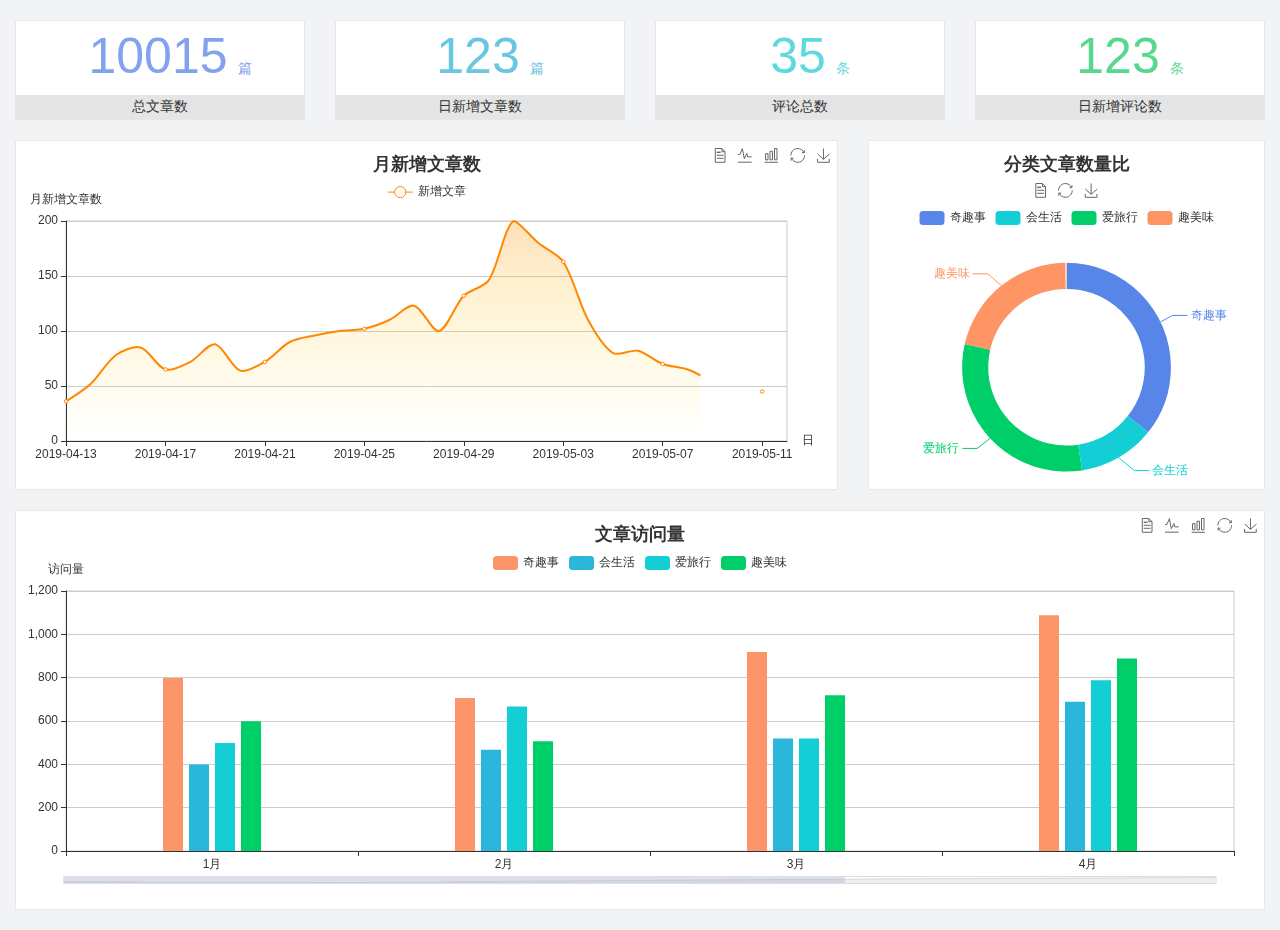
<file: home/dashboard.html>
<!DOCTYPE html>
<html lang="en">

<head>
  <meta charset="UTF-8">
  <meta name="viewport" content="width=device-width, initial-scale=1.0">
  <meta http-equiv="X-UA-Compatible" content="ie=edge">
  <title>图表统计</title>
  <link rel="stylesheet" href="../assets/lib/bootstrap.css" />
  <link rel="stylesheet" href="../assets/lib/main.css" />
  <script src="../../assets/lib/jquery.js"></script>
  <script type="text/javascript" src="../../assets/lib/echarts.min.js"></script>
</head>

<body>
  <div class="container-fluid">
    <div class="row spannel_list">
      <div class="col-sm-3 col-xs-6">
        <div class="spannel">
          <em>10015</em><span>篇</span>
          <b>总文章数</b>
        </div>
      </div>
      <div class="col-sm-3 col-xs-6">
        <div class="spannel scolor01">
          <em>123</em><span>篇</span>
          <b>日新增文章数</b>
        </div>
      </div>
      <div class="col-sm-3 col-xs-6">
        <div class="spannel scolor02">
          <em>35</em><span>条</span>
          <b>评论总数</b>
        </div>
      </div>
      <div class="col-sm-3 col-xs-6">
        <div class="spannel scolor03">
          <em>123</em><span>条</span>
          <b>日新增评论数</b>
        </div>
      </div>
    </div>
  </div>

  <div class="container-fluid">
    <div class="row curve-pie">
      <div class="col-lg-8 col-md-8">
        <div class="gragh_pannel" id="curve_show"></div>
      </div>
      <div class="col-lg-4 col-md-4">
        <div class="gragh_pannel" id="pie_show"></div>
      </div>
    </div>
  </div>

  <div class="container-fluid">
    <div class="column_pannel" id="column_show"></div>
  </div>

  <script>
    var oChart = echarts.init(document.getElementById('curve_show'));
    var aList_all = [
      { 'count': 36, 'date': '2019-04-13' },
      { 'count': 52, 'date': '2019-04-14' },
      { 'count': 78, 'date': '2019-04-15' },
      { 'count': 85, 'date': '2019-04-16' },
      { 'count': 65, 'date': '2019-04-17' },
      { 'count': 72, 'date': '2019-04-18' },
      { 'count': 88, 'date': '2019-04-19' },
      { 'count': 64, 'date': '2019-04-20' },
      { 'count': 72, 'date': '2019-04-21' },
      { 'count': 90, 'date': '2019-04-22' },
      { 'count': 96, 'date': '2019-04-23' },
      { 'count': 100, 'date': '2019-04-24' },
      { 'count': 102, 'date': '2019-04-25' },
      { 'count': 110, 'date': '2019-04-26' },
      { 'count': 123, 'date': '2019-04-27' },
      { 'count': 100, 'date': '2019-04-28' },
      { 'count': 132, 'date': '2019-04-29' },
      { 'count': 146, 'date': '2019-04-30' },
      { 'count': 200, 'date': '2019-05-01' },
      { 'count': 180, 'date': '2019-05-02' },
      { 'count': 163, 'date': '2019-05-03' },
      { 'count': 110, 'date': '2019-05-04' },
      { 'count': 80, 'date': '2019-05-05' },
      { 'count': 82, 'date': '2019-05-06' },
      { 'count': 70, 'date': '2019-05-07' },
      { 'count': 65, 'date': '2019-05-08' },
      { 'count': 54, 'date': '2019-05-09' },
      { 'count': 40, 'date': '2019-05-10' },
      { 'count': 45, 'date': '2019-05-11' },
      { 'count': 38, 'date': '2019-05-12' },
    ];

    let aCount = [];
    let aDate = [];

    for (var i = 0; i < aList_all.length; i++) {
      aCount.push(aList_all[i].count);
      aDate.push(aList_all[i].date);
    }

    var chartopt = {
      title: {
        text: '月新增文章数',
        left: 'center',
        top: '10'
      },
      tooltip: {
        trigger: 'axis'
      },
      legend: {
        data: ['新增文章'],
        top: '40'
      },
      toolbox: {
        show: true,
        feature: {
          mark: { show: true },
          dataView: { show: true, readOnly: false },
          magicType: { show: true, type: ['line', 'bar'] },
          restore: { show: true },
          saveAsImage: { show: true }
        }
      },
      calculable: true,
      xAxis: [
        {
          name: '日',
          type: 'category',
          boundaryGap: false,
          data: aDate
        }
      ],
      yAxis: [
        {
          name: '月新增文章数',
          type: 'value'
        }
      ],
      series: [
        {
          name: '新增文章',
          type: 'line',
          smooth: true,
          itemStyle: { normal: { areaStyle: { type: 'default' }, color: '#f80' }, lineStyle: { color: '#f80' } },
          data: aCount
        }],
      areaStyle: {
        normal: {
          color: new echarts.graphic.LinearGradient(0, 0, 0, 1, [{
            offset: 0,
            color: 'rgba(255,136,0,0.39)'
          }, {
            offset: .34,
            color: 'rgba(255,180,0,0.25)'
          }, {
            offset: 1,
            color: 'rgba(255,222,0,0.00)'
          }])

        }
      },
      grid: {
        show: true,
        x: 50,
        x2: 50,
        y: 80,
        height: 220
      }
    };

    oChart.setOption(chartopt);


    var oPie = echarts.init(document.getElementById('pie_show'));
    var oPieopt =
    {
      title: {
        top: 10,
        text: '分类文章数量比',
        x: 'center'
      },
      tooltip: {
        trigger: 'item',
        formatter: "{a} <br/>{b} : {c} ({d}%)"
      },
      color: ['#5885e8', '#13cfd5', '#00ce68', '#ff9565'],
      legend: {
        x: 'center',
        top: 65,
        data: ['奇趣事', '会生活', '爱旅行', '趣美味']
      },
      toolbox: {
        show: true,
        x: 'center',
        top: 35,
        feature: {
          mark: { show: true },
          dataView: { show: true, readOnly: false },
          magicType: {
            show: true,
            type: ['pie', 'funnel'],
            option: {
              funnel: {
                x: '25%',
                width: '50%',
                funnelAlign: 'left',
                max: 1548
              }
            }
          },
          restore: { show: true },
          saveAsImage: { show: true }
        }
      },
      calculable: true,
      series: [
        {
          name: '访问来源',
          type: 'pie',
          radius: ['45%', '60%'],
          center: ['50%', '65%'],
          data: [
            { value: 300, name: '奇趣事' },
            { value: 100, name: '会生活' },
            { value: 260, name: '爱旅行' },
            { value: 180, name: '趣美味' }
          ]
        }
      ]
    };
    oPie.setOption(oPieopt);



    var oColumn = this.echarts.init(document.getElementById('column_show'));
    var oColumnopt =
    {
      title: {
        text: '文章访问量',
        left: 'center',
        top: '10'
      },
      tooltip: {
        trigger: 'axis'
      },
      legend: {
        data: ['奇趣事', '会生活', '爱旅行', '趣美味'],
        top: '40'
      },
      toolbox: {
        show: true,
        feature: {
          mark: { show: true },
          dataView: { show: true, readOnly: false },
          magicType: { show: true, type: ['line', 'bar'] },
          restore: { show: true },
          saveAsImage: { show: true }
        }
      },
      calculable: true,
      xAxis: [
        {
          type: 'category',
          data: ['1月', '2月', '3月', '4月', '5月']
        }
      ],
      yAxis: [
        {
          name: '访问量',
          type: 'value'
        }
      ],
      series: [
        {
          name: '奇趣事',
          type: 'bar',
          barWidth: 20,
          itemStyle: {
            normal: { areaStyle: { type: 'default' }, color: '#fd956a' }
          },
          data: [800, 708, 920, 1090, 1200]
        },
        {
          name: '会生活',
          type: 'bar',
          barWidth: 20,
          itemStyle: {
            normal: { areaStyle: { type: 'default' }, color: '#2bb6db' }
          },
          data: [400, 468, 520, 690, 800]
        },
        {
          name: '爱旅行',
          type: 'bar',
          barWidth: 20,
          itemStyle: {
            normal: { areaStyle: { type: 'default' }, color: '#13cfd5' }
          },
          data: [500, 668, 520, 790, 900]
        },
        {
          name: '趣美味',
          type: 'bar',
          barWidth: 20,
          itemStyle: {
            normal: { areaStyle: { type: 'default' }, color: '#00ce68' }
          },
          data: [600, 508, 720, 890, 1000]
        }
      ],
      grid: {
        show: true,
        x: 50,
        x2: 30,
        y: 80,
        height: 260
      },
      dataZoom: [//给x轴设置滚动条
        {
          start: 0,//默认为0
          end: 100 - 1000 / 31,//默认为100
          type: 'slider',
          show: true,
          xAxisIndex: [0],
          handleSize: 0,//滑动条的 左右2个滑动条的大小
          height: 8,//组件高度
          left: 45, //左边的距离
          right: 50,//右边的距离
          bottom: 26,//右边的距离
          handleColor: '#ddd',//h滑动图标的颜色
          handleStyle: {
            borderColor: "#cacaca",
            borderWidth: "1",
            shadowBlur: 2,
            background: "#ddd",
            shadowColor: "#ddd",
          }
        }]
    };
    oColumn.setOption(oColumnopt);
  </script>
</body>

</html>
</file>
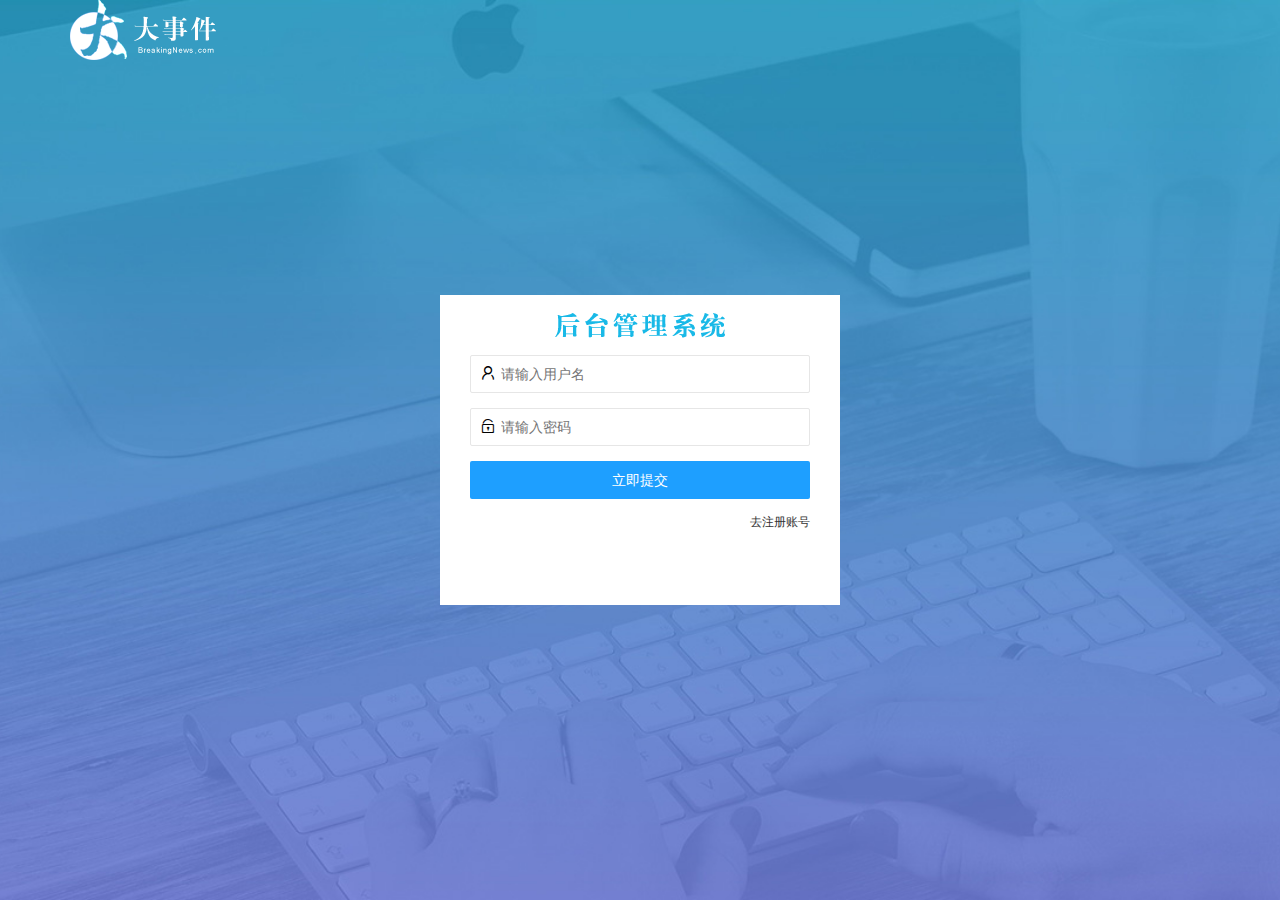
<file: home/login.html>
<!DOCTYPE html>
<html lang="en">

<head>
    <meta charset="UTF-8">
    <meta http-equiv="X-UA-Compatible" content="IE=edge">
    <meta name="viewport" content="width=device-width, initial-scale=1.0">
    <title>大事件-登录/注册</title>
    <!-- 导入 LayUI 的样式 -->
    <link rel="stylesheet" href="/assets/lib/layui/css/layui.css">
    <!-- 导入自己的样式表 -->
    <link rel="stylesheet" href="/assets/css/login.css">
</head>

<body>
    <!-- 头部的 Logo 区域 -->
    <div class="layui-main">
        <img src="/assets/images/logo.png" alt="">
    </div>
    <!-- 登录注册区域 -->
    <div class="loginAndRegBox">
        <div class="title-box">
        </div>
        <!-- 登录的div -->
        <div class="login-box">
            <!-- 用户名 -->
            <form class="layui-form" action="" id="form_login">
                <div class="layui-form-item">
                    <i class="layui-icon layui-icon-username"></i>
                    <input type="text" name="username" required lay-verify="required" placeholder="请输入用户名"
                        autocomplete="off" class="layui-input">
                </div>
                <!-- 密码 -->
                <div class="layui-form-item">
                    <i class="layui-icon layui-icon-password"></i>
                    <input type="password" name="password" required lay-verify="required|pwd" placeholder="请输入密码"
                        autocomplete="off" class="layui-input">
                </div>
                <!-- 登录按钮 -->
                <div class="layui-form-item">
                    <!-- 注意：表单提交按钮和普通按钮的区别，就是 lay-submit 属性 -->
                    <button class="layui-btn layui-btn-fluid layui-btn-normal" lay-submit>立即提交</button>
                </div>
                <div class="layui-form-item links">
                    <a href="javascript:;" id="link-reg">去注册账号</a>
                </div>
        </div>
        </form>

        <!-- 注册的div -->
        <div class="reg-box">
            <form class="layui-form" id="form_reg">
                <div class="layui-form-item">
                    <i class="layui-icon layui-icon-username"></i>
                    <input type="text" name="username" required lay-verify="required" placeholder="请输入用户名"
                        autocomplete="off" class="layui-input">
                </div>
                <!-- 密码 -->
                <div class="layui-form-item">
                    <i class="layui-icon layui-icon-password"></i>
                    <input type="password" name="password" required lay-verify="required|pwd" placeholder="请输入密码"
                        autocomplete="off" class="layui-input">
                </div>
                <!-- 密码确认框 -->
                <div class="layui-form-item">
                    <i class="layui-icon layui-icon-password"></i>
                    <input type="password" name="repassword" required lay-verify="required|repwd" placeholder="再次确认密码"
                        autocomplete="off" class="layui-input">
                </div>
                <!-- 登录按钮 -->
                <div class="layui-form-item links" action="">
                    <!-- 注意：表单提交按钮和普通按钮的区别，就是 lay-submit 属性 -->
                    <button class="layui-btn layui-btn-fluid layui-btn-normal" lay-submit>注册</button>
                </div>
                <div class="layui-form-item links" action="">
                    <a href="javascript:;" id="link-login">去登录</a>
                </div>
            </form>
        </div>
    </div>
    <!-- 导入LayUI的JS文件 -->
    <script src="/assets/lib/layui/layui.all.js"></script>
    <!-- 导入JQuery -->
    <script src="/assets/lib/jquery.js"></script>
    <!-- 导入 -->
    <script src="/assets/js/baseApi.js"></script>
    <!-- 导入自己的JQuery -->
    <script src="/assets/js/login.js"></script>

</body>

</html>
</file>
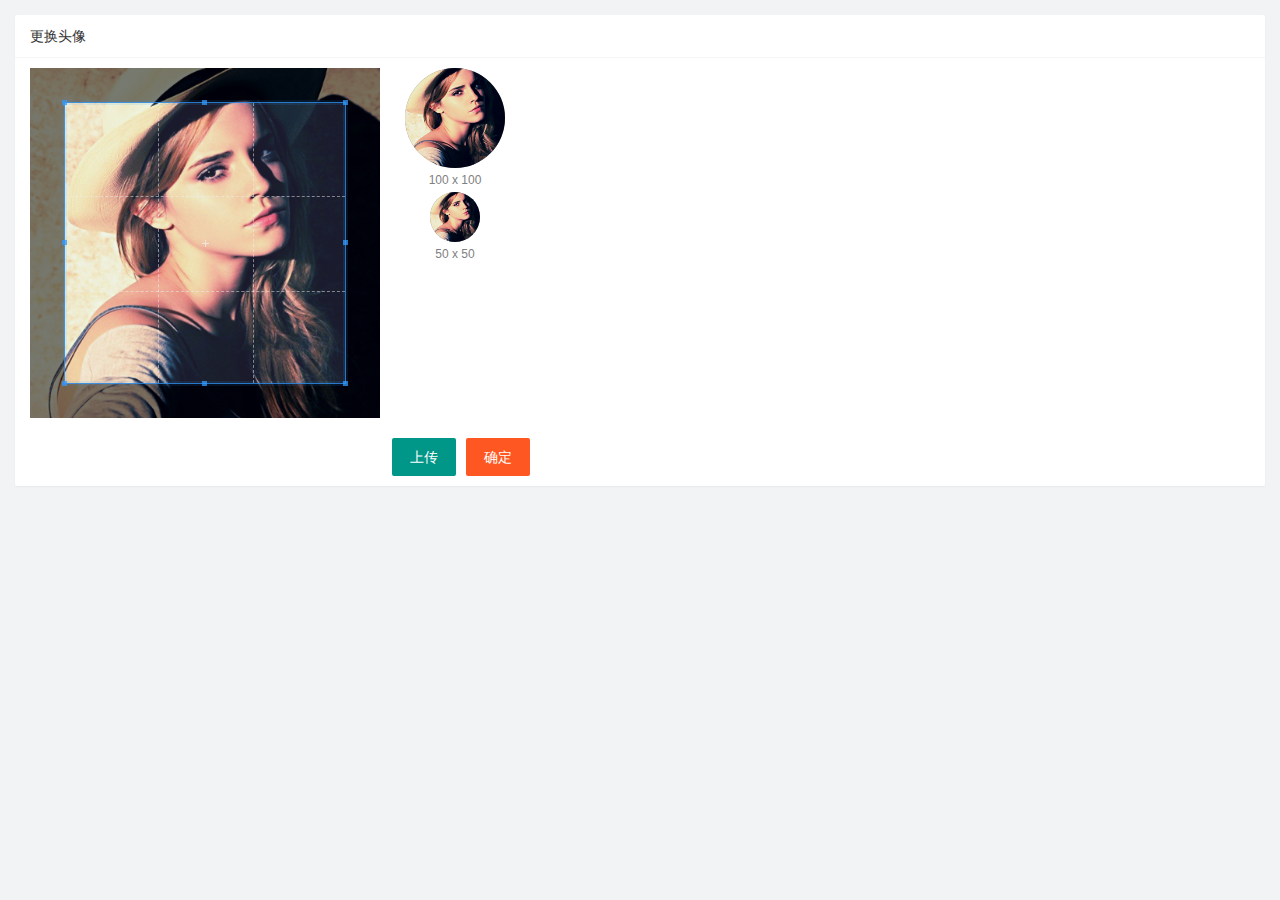
<file: user/user_avatar.html>
<!DOCTYPE html>
<html lang="en">

<head>
    <meta charset="UTF-8">
    <meta http-equiv="X-UA-Compatible" content="IE=edge">
    <meta name="viewport" content="width=device-width, initial-scale=1.0">
    <title>Document</title>
    <link rel="stylesheet" href="/assets/lib/layui/css/layui.css">
    <link rel="stylesheet" href="/assets/lib/cropper/cropper.css">
    <link rel="stylesheet" href="/assets/css/user_avatar.css">
</head>

<body>
    <div class="layui-card">
        <div class="layui-card-header">更换头像</div>
        <div class="layui-card-body">
            <!-- 第一行的图片裁剪和预览区域 -->
            <div class="row1">
                <!-- 图片裁剪区域 -->
                <div class="cropper-box">
                    <!-- 这个 img 标签很重要，将来会把它初始化为裁剪区域 -->
                    <img id="image" src="/assets/images/sample.jpg">
                </div>
                <!-- 图片的预览区域 -->
                <div class="preview-box">
                    <!-- 宽高为 100px 的预览区域 -->
                    <div>
                        <div class="img-preview w100"></div>
                        <p class="size">100 x 100</p>
                    </div>
                    <!-- 宽高为 50px 的预览区域 -->
                    <div>
                        <div class="img-preview w50"></div>
                        <p class="size">50 x 50</p>
                    </div>
                </div>
            </div>
            <!-- 第二行的按钮区域 -->
            <div class="row2">
                <input type="file" name="" id="file" accept="image/png,image/jpeg">
                <button type="button" class="layui-btn" id="btnchooseimage">上传</button>
                <button type="button" class="layui-btn layui-btn-danger" id="btnUpload">确定</button>
            </div>
        </div>
    </div>
</body>
<script src="/assets/lib/jquery.js"></script>
<script src="/assets/lib/layui/layui.js"></script>
<script src="/assets/lib/cropper/Cropper.js"></script>
<script src="/assets/lib/cropper/jquery-cropper.js"></script>
<script src="/assets/js/user.js/user_avatar.js"></script>
<script src="/assets/js/baseApi.js"></script>

</html>
</file>
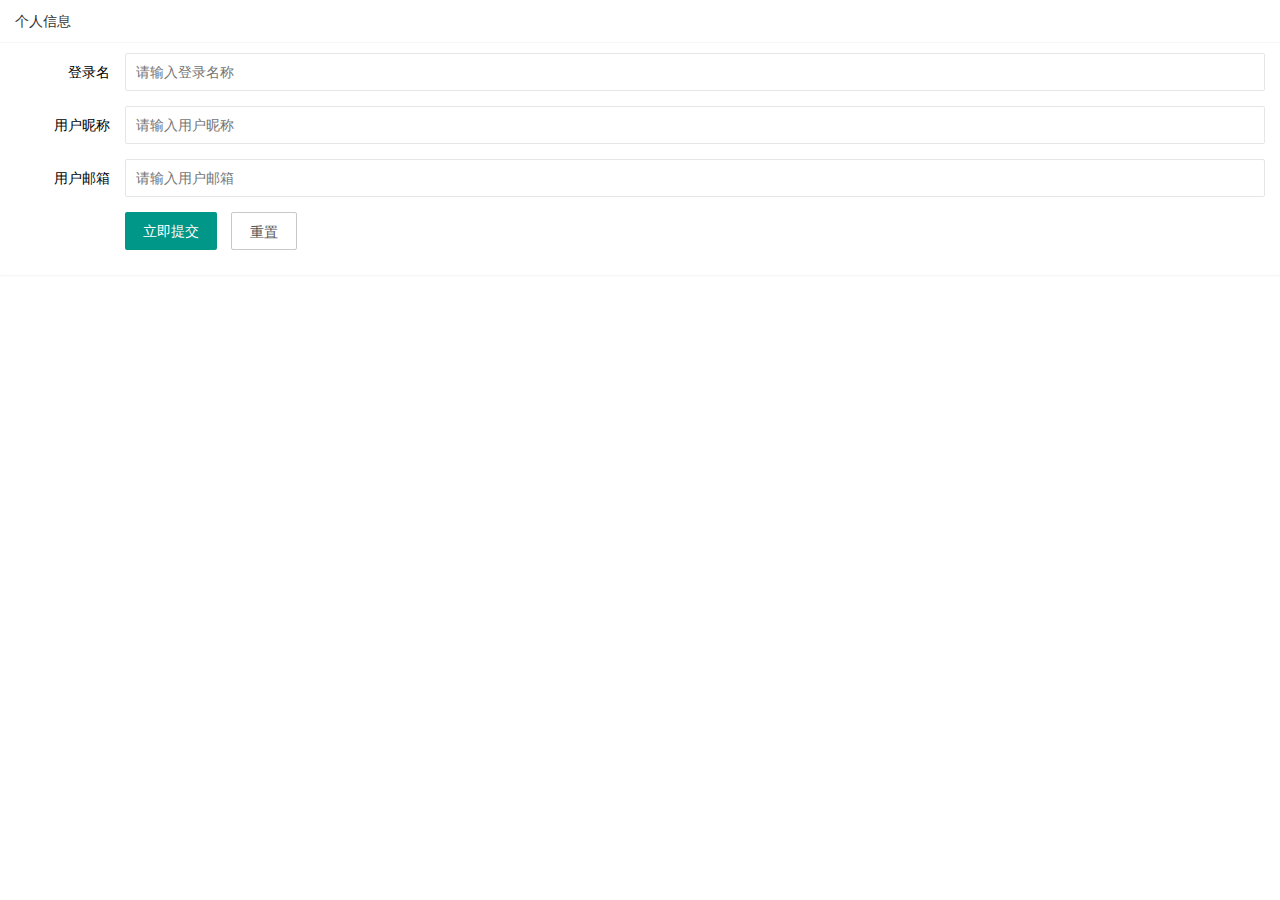
<file: user/user_info.html>
<!DOCTYPE html>
<html lang="en">

<head>
    <meta charset="UTF-8">
    <meta http-equiv="X-UA-Compatible" content="IE=edge">
    <meta name="viewport" content="width=device-width, initial-scale=1.0">
    <title>Document</title>
    <!-- 导入Layui样式 -->
    <link rel="stylesheet" href="/assets/lib/layui/css/layui.css">
    <!-- 导入自己的样式 -->
    <link rel="stylesheet" href="/assets/css/index.css">
</head>

<body>
    <!-- 卡片区域 -->
    <div class="layui-card">
        <div class="layui-card-header">个人信息</div>
        <div class="layui-card-body">
            <!-- form表单区域 -->
            <form class="layui-form" lay-filter="formUserInfo">
                <!-- 隐藏域 id -->
                <input type="hidden" name="id">
                <div class="layui-form-item">
                    <label class="layui-form-label">登录名</label>
                    <div class="layui-input-block">
                        <input type="text" name="username" required lay-verify="required" placeholder="请输入登录名称"
                            autocomplete="off" class="layui-input" readonly />
                    </div>
                </div>
                <div class="layui-form-item">
                    <label class="layui-form-label">用户昵称</label>
                    <div class="layui-input-block">
                        <input type="text" name="nickname" required lay-verify="required|nickname" placeholder="请输入用户昵称"
                            autocomplete="off" class="layui-input" />
                    </div>
                </div>
                <div class="layui-form-item">
                    <label class="layui-form-label">用户邮箱</label>
                    <div class="layui-input-block">
                        <input type="text" name="email" required lay-verify="required|email" placeholder="请输入用户邮箱"
                            autocomplete="off" class="layui-input">
                    </div>
                </div>
                <div class="layui-form-item">
                    <div class="layui-input-block">
                        <button class="layui-btn" lay-submit lay-filter="formDemo">立即提交</button>
                        <button type="reset" class="layui-btn layui-btn-primary" id="btnReset">重置</button>
                    </div>
            </form>
        </div>
    </div>
    <!-- 导入layui的js -->
    <script src="/assets/lib/layui/layui.all.js"></script>
    <!-- 导入Jquery -->
    <script src="/assets/lib/jquery.js"></script>
    <!-- 导入baseAPI -->
    <script src="/assets/js/baseApi.js"></script>
    <!-- 导入自己的js -->
    <script src="/assets/js/user.js/user_info.js"></script>

</body>

</html>
</file>
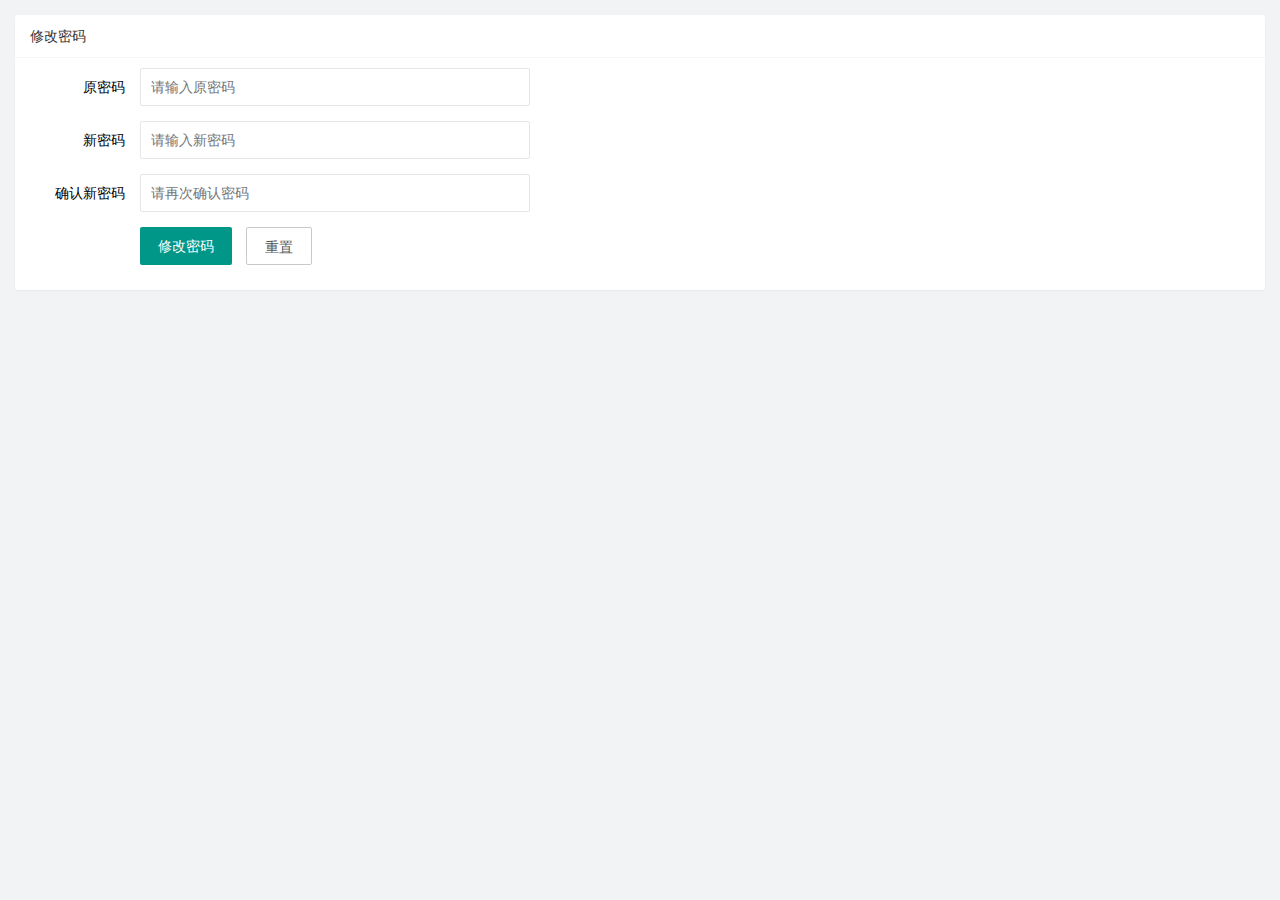
<file: user/user_pwd.html>
<!DOCTYPE html>
<html lang="en">

<head>
    <meta charset="UTF-8">
    <meta http-equiv="X-UA-Compatible" content="IE=edge">
    <meta name="viewport" content="width=device-width, initial-scale=1.0">
    <title>Document</title>
    <link rel="stylesheet" href="/assets/lib/layui/css/layui.css">
    <link rel="stylesheet" href="/assets/css/user_pwd.css">
</head>

<body>
    <!-- 卡片区域 -->
    <div class="layui-card">
        <div class="layui-card-header">修改密码</div>
        <div class="layui-card-body">
            <form class="layui-form" action="">
                <div class="layui-form-item">
                    <label class="layui-form-label">原密码</label>
                    <div class="layui-input-block">
                        <input type="password" name="oldPwd" required lay-verify="required|pwd" placeholder="请输入原密码"
                            autocomplete="off" class="layui-input">
                    </div>
                </div>
                <div class="layui-form-item">
                    <label class="layui-form-label">新密码</label>
                    <div class="layui-input-block">
                        <input type="password" name="newPwd" required lay-verify="required|pwd|samePwd"
                            placeholder="请输入新密码" autocomplete="off" class="layui-input">
                    </div>
                </div>
                <div class="layui-form-item">
                    <label class="layui-form-label">确认新密码</label>
                    <div class="layui-input-block">
                        <input type="password" name="rePwd" required lay-verify="required|pwd|rePwd"
                            placeholder="请再次确认密码" autocomplete="off" class="layui-input">
                    </div>
                </div>
                <div class="layui-form-item">
                    <div class="layui-input-block">
                        <button class="layui-btn" lay-submit lay-filter="formDemo">修改密码</button>
                        <button type="reset" class="layui-btn layui-btn-primary">重置</button>
                    </div>
                </div>
            </form>
        </div>
    </div>
</body>
<!-- 导入layui的Js脚本 -->
<script src="/assets/lib/layui/layui.all.js"></script>
<!-- 导入jquery -->
<script src="/assets/lib/jquery.js"></script>
<!-- 导入baseApi脚本 -->
<script src="/assets/js/baseApi.js"></script>
<!-- 导入自己的js脚本 -->
<script src="/assets/js/user.js/user_pwd.js"></script>

</html>
</file>
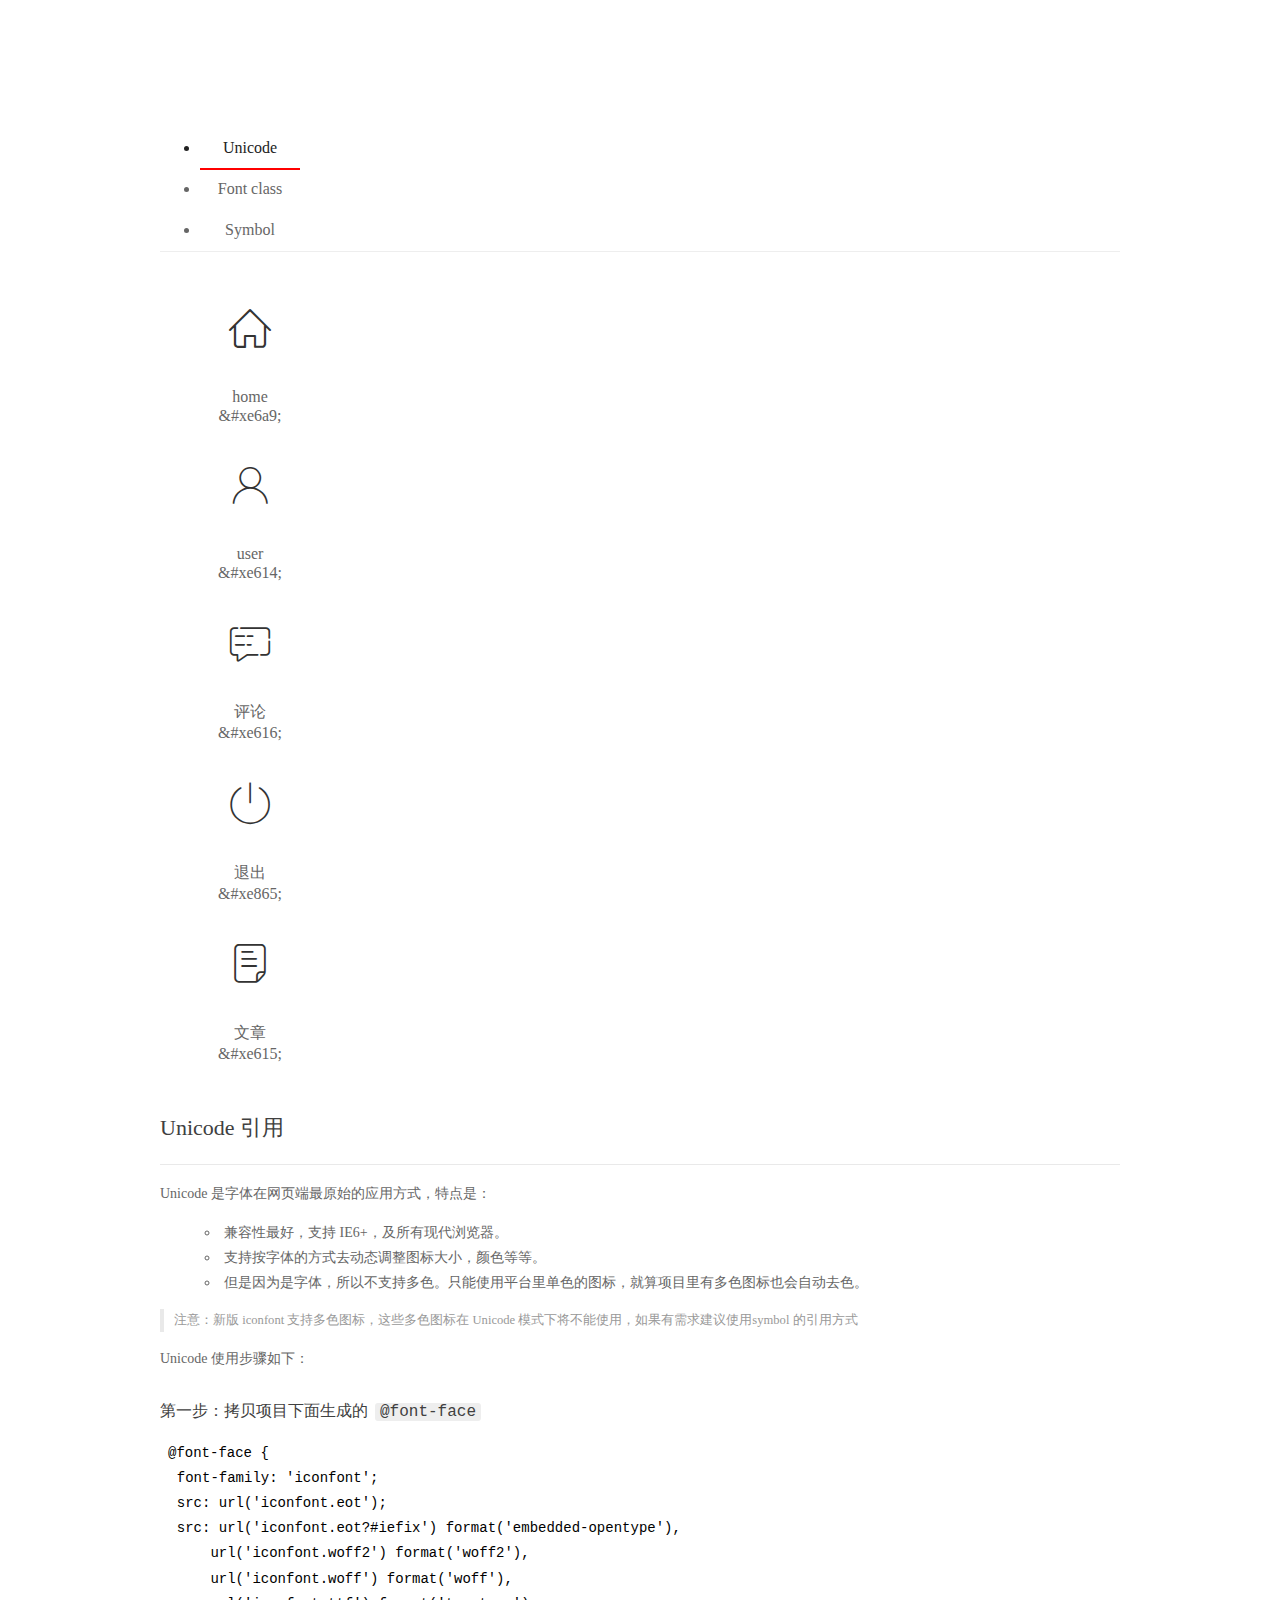
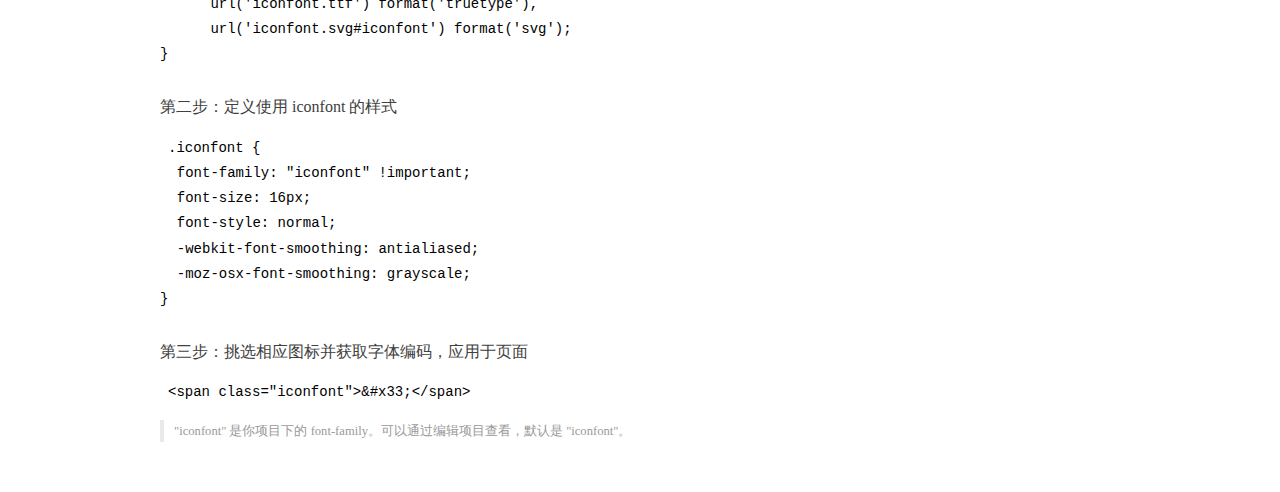
<file: assets/fonts/demo_index.html>
<!DOCTYPE html>
<html>
<head>
  <meta charset="utf-8"/>
  <title>IconFont Demo</title>
  <link rel="shortcut icon" href="https://gtms04.alicdn.com/tps/i4/TB1_oz6GVXXXXaFXpXXJDFnIXXX-64-64.ico" type="image/x-icon"/>
  <link rel="stylesheet" href="https://g.alicdn.com/thx/cube/1.3.2/cube.min.css">
  <link rel="stylesheet" href="demo.css">
  <link rel="stylesheet" href="iconfont.css">
  <script src="iconfont.js"></script>
  <!-- jQuery -->
  <script src="https://a1.alicdn.com/oss/uploads/2018/12/26/7bfddb60-08e8-11e9-9b04-53e73bb6408b.js"></script>
  <!-- 代码高亮 -->
  <script src="https://a1.alicdn.com/oss/uploads/2018/12/26/a3f714d0-08e6-11e9-8a15-ebf944d7534c.js"></script>
</head>
<body>
  <div class="main">
    <h1 class="logo"><a href="https://www.iconfont.cn/" title="iconfont 首页" target="_blank">&#xe86b;</a></h1>
    <div class="nav-tabs">
      <ul id="tabs" class="dib-box">
        <li class="dib active"><span>Unicode</span></li>
        <li class="dib"><span>Font class</span></li>
        <li class="dib"><span>Symbol</span></li>
      </ul>
      
    </div>
    <div class="tab-container">
      <div class="content unicode" style="display: block;">
          <ul class="icon_lists dib-box">
          
            <li class="dib">
              <span class="icon iconfont">&#xe6a9;</span>
                <div class="name">home</div>
                <div class="code-name">&amp;#xe6a9;</div>
              </li>
          
            <li class="dib">
              <span class="icon iconfont">&#xe614;</span>
                <div class="name">user</div>
                <div class="code-name">&amp;#xe614;</div>
              </li>
          
            <li class="dib">
              <span class="icon iconfont">&#xe616;</span>
                <div class="name">评论</div>
                <div class="code-name">&amp;#xe616;</div>
              </li>
          
            <li class="dib">
              <span class="icon iconfont">&#xe865;</span>
                <div class="name">退出</div>
                <div class="code-name">&amp;#xe865;</div>
              </li>
          
            <li class="dib">
              <span class="icon iconfont">&#xe615;</span>
                <div class="name">文章</div>
                <div class="code-name">&amp;#xe615;</div>
              </li>
          
          </ul>
          <div class="article markdown">
          <h2 id="unicode-">Unicode 引用</h2>
          <hr>

          <p>Unicode 是字体在网页端最原始的应用方式，特点是：</p>
          <ul>
            <li>兼容性最好，支持 IE6+，及所有现代浏览器。</li>
            <li>支持按字体的方式去动态调整图标大小，颜色等等。</li>
            <li>但是因为是字体，所以不支持多色。只能使用平台里单色的图标，就算项目里有多色图标也会自动去色。</li>
          </ul>
          <blockquote>
            <p>注意：新版 iconfont 支持多色图标，这些多色图标在 Unicode 模式下将不能使用，如果有需求建议使用symbol 的引用方式</p>
          </blockquote>
          <p>Unicode 使用步骤如下：</p>
          <h3 id="-font-face">第一步：拷贝项目下面生成的 <code>@font-face</code></h3>
<pre><code class="language-css"
>@font-face {
  font-family: 'iconfont';
  src: url('iconfont.eot');
  src: url('iconfont.eot?#iefix') format('embedded-opentype'),
      url('iconfont.woff2') format('woff2'),
      url('iconfont.woff') format('woff'),
      url('iconfont.ttf') format('truetype'),
      url('iconfont.svg#iconfont') format('svg');
}
</code></pre>
          <h3 id="-iconfont-">第二步：定义使用 iconfont 的样式</h3>
<pre><code class="language-css"
>.iconfont {
  font-family: "iconfont" !important;
  font-size: 16px;
  font-style: normal;
  -webkit-font-smoothing: antialiased;
  -moz-osx-font-smoothing: grayscale;
}
</code></pre>
          <h3 id="-">第三步：挑选相应图标并获取字体编码，应用于页面</h3>
<pre>
<code class="language-html"
>&lt;span class="iconfont"&gt;&amp;#x33;&lt;/span&gt;
</code></pre>
          <blockquote>
            <p>"iconfont" 是你项目下的 font-family。可以通过编辑项目查看，默认是 "iconfont"。</p>
          </blockquote>
          </div>
      </div>
      <div class="content font-class">
        <ul class="icon_lists dib-box">
          
          <li class="dib">
            <span class="icon iconfont icon-home"></span>
            <div class="name">
              home
            </div>
            <div class="code-name">.icon-home
            </div>
          </li>
          
          <li class="dib">
            <span class="icon iconfont icon-user"></span>
            <div class="name">
              user
            </div>
            <div class="code-name">.icon-user
            </div>
          </li>
          
          <li class="dib">
            <span class="icon iconfont icon-pinglun"></span>
            <div class="name">
              评论
            </div>
            <div class="code-name">.icon-pinglun
            </div>
          </li>
          
          <li class="dib">
            <span class="icon iconfont icon-tuichu"></span>
            <div class="name">
              退出
            </div>
            <div class="code-name">.icon-tuichu
            </div>
          </li>
          
          <li class="dib">
            <span class="icon iconfont icon-16"></span>
            <div class="name">
              文章
            </div>
            <div class="code-name">.icon-16
            </div>
          </li>
          
        </ul>
        <div class="article markdown">
        <h2 id="font-class-">font-class 引用</h2>
        <hr>

        <p>font-class 是 Unicode 使用方式的一种变种，主要是解决 Unicode 书写不直观，语意不明确的问题。</p>
        <p>与 Unicode 使用方式相比，具有如下特点：</p>
        <ul>
          <li>兼容性良好，支持 IE8+，及所有现代浏览器。</li>
          <li>相比于 Unicode 语意明确，书写更直观。可以很容易分辨这个 icon 是什么。</li>
          <li>因为使用 class 来定义图标，所以当要替换图标时，只需要修改 class 里面的 Unicode 引用。</li>
          <li>不过因为本质上还是使用的字体，所以多色图标还是不支持的。</li>
        </ul>
        <p>使用步骤如下：</p>
        <h3 id="-fontclass-">第一步：引入项目下面生成的 fontclass 代码：</h3>
<pre><code class="language-html">&lt;link rel="stylesheet" href="./iconfont.css"&gt;
</code></pre>
        <h3 id="-">第二步：挑选相应图标并获取类名，应用于页面：</h3>
<pre><code class="language-html">&lt;span class="iconfont icon-xxx"&gt;&lt;/span&gt;
</code></pre>
        <blockquote>
          <p>"
            iconfont" 是你项目下的 font-family。可以通过编辑项目查看，默认是 "iconfont"。</p>
        </blockquote>
      </div>
      </div>
      <div class="content symbol">
          <ul class="icon_lists dib-box">
          
            <li class="dib">
                <svg class="icon svg-icon" aria-hidden="true">
                  <use xlink:href="#icon-home"></use>
                </svg>
                <div class="name">home</div>
                <div class="code-name">#icon-home</div>
            </li>
          
            <li class="dib">
                <svg class="icon svg-icon" aria-hidden="true">
                  <use xlink:href="#icon-user"></use>
                </svg>
                <div class="name">user</div>
                <div class="code-name">#icon-user</div>
            </li>
          
            <li class="dib">
                <svg class="icon svg-icon" aria-hidden="true">
                  <use xlink:href="#icon-pinglun"></use>
                </svg>
                <div class="name">评论</div>
                <div class="code-name">#icon-pinglun</div>
            </li>
          
            <li class="dib">
                <svg class="icon svg-icon" aria-hidden="true">
                  <use xlink:href="#icon-tuichu"></use>
                </svg>
                <div class="name">退出</div>
                <div class="code-name">#icon-tuichu</div>
            </li>
          
            <li class="dib">
                <svg class="icon svg-icon" aria-hidden="true">
                  <use xlink:href="#icon-16"></use>
                </svg>
                <div class="name">文章</div>
                <div class="code-name">#icon-16</div>
            </li>
          
          </ul>
          <div class="article markdown">
          <h2 id="symbol-">Symbol 引用</h2>
          <hr>

          <p>这是一种全新的使用方式，应该说这才是未来的主流，也是平台目前推荐的用法。相关介绍可以参考这篇<a href="">文章</a>
            这种用法其实是做了一个 SVG 的集合，与另外两种相比具有如下特点：</p>
          <ul>
            <li>支持多色图标了，不再受单色限制。</li>
            <li>通过一些技巧，支持像字体那样，通过 <code>font-size</code>, <code>color</code> 来调整样式。</li>
            <li>兼容性较差，支持 IE9+，及现代浏览器。</li>
            <li>浏览器渲染 SVG 的性能一般，还不如 png。</li>
          </ul>
          <p>使用步骤如下：</p>
          <h3 id="-symbol-">第一步：引入项目下面生成的 symbol 代码：</h3>
<pre><code class="language-html">&lt;script src="./iconfont.js"&gt;&lt;/script&gt;
</code></pre>
          <h3 id="-css-">第二步：加入通用 CSS 代码（引入一次就行）：</h3>
<pre><code class="language-html">&lt;style&gt;
.icon {
  width: 1em;
  height: 1em;
  vertical-align: -0.15em;
  fill: currentColor;
  overflow: hidden;
}
&lt;/style&gt;
</code></pre>
          <h3 id="-">第三步：挑选相应图标并获取类名，应用于页面：</h3>
<pre><code class="language-html">&lt;svg class="icon" aria-hidden="true"&gt;
  &lt;use xlink:href="#icon-xxx"&gt;&lt;/use&gt;
&lt;/svg&gt;
</code></pre>
          </div>
      </div>

    </div>
  </div>
  <script>
  $(document).ready(function () {
      $('.tab-container .content:first').show()

      $('#tabs li').click(function (e) {
        var tabContent = $('.tab-container .content')
        var index = $(this).index()

        if ($(this).hasClass('active')) {
          return
        } else {
          $('#tabs li').removeClass('active')
          $(this).addClass('active')

          tabContent.hide().eq(index).fadeIn()
        }
      })
    })
  </script>
</body>
</html>
</file>
<file: assets/lib/main.css>
body{
    font-family:'MicroSoft YaHei';
    background-color: #f2f3f5;
}
.main_wrap{
    position:fixed;
    width:100%;
    height:100%;
    left:0px;
    top:0px;
    background:url('../images/login_bg.jpg'); 
    background-size:100% 100%; 
  }
.header{
    width:1200px;
    overflow: hidden;
    margin:20px auto 0;
}
.heade .logo{
    float: left;
}
.header .copyright{
    float:right;
    font-size:12px;
    color:#fff;
    text-align:right;
    line-height:20px;
    margin-top:10px;
}
.login_form_con{
    position:absolute;
    left:50%;
    top:50%;
    margin-left:-200px;
    margin-top:-155px;
    width:400px;
    height:310px;
    background-color: #edeff0;
}

.login_form{
    position: relative;
}

.login_form .icon-user{
    position:absolute;
    font-size:16px;
    color:#999;
    left:46px;
    top:12px;
}
.login_form .icon-key{
    position:absolute;
    font-size:18px;
    color:#999;
    left:46px;
    top:78px;
}
.login_title{
    height:60px;
    background:url('../images/login_title.png') center center no-repeat #fff;
}
.input_txt,.input_pass,.input_sub{
    display:block;
    width:334px;
    height:37px;
    padding:0px;
    text-indent:40px;
    border:1px solid #ddd;
    margin:27px auto 0;
    outline:none;
}
.input_sub{
    margin-top:40px;
    height:42px;
    background-color: #19b9e7;
    text-indent:0px;
    font-size:18px;
    color:#fff;
    cursor: pointer;
}
.input_sub:hover{
    background-color: #08a0cc;
}

.sider{
    position:fixed;
    left:0;
    top:0;
    bottom:0;
    width:210px;
    background-color: #323745;
}
.sider .logo{
    display:block;
    height:56px;
    background-color: #242732;
    overflow: hidden;
}
.sider .logo img{
    display:block;
    margin:6px auto 0;
}
.user_info{
    height:79px;
    border-bottom:1px solid #5a5e6b;
}

.user_info img{
    float: left;
    width:40px;
    height:40px;
    border-radius:20px;
    margin:19px 0 0 30px;
}
.user_info span{
    float: left;
    width:120px;
    font-size:12px;
    color:#fff;
    margin:23px 0 0 20px;
}
.user_info b{
    float: left;
    width: 120px;
    font-weight:normal;
    font-size:12px;
    color:#adafb5;
    margin:2px 0 0 20px;
}

.menu .level01{
    height:50px;
    line-height:50px;
}
.menu .level01 a{
    display:block;
    height:50px;
    font-size:12px;
    color:#adafb5;
    overflow: hidden;
}
.menu .level01.active a{
    background-color: #1378f0;
    color:#fff;
}
.menu .level01.active i{
    color:#fff;
}

.menu .level01 a:hover{
    background-color: #1378f0;
    color:#fff;
}
.menu .level01 a:hover i{
    color:#fff;
}
.menu .level01 i{
    color:#61646f;
    font-size:22px;
    float: left;
    margin-left:26px;
}
.menu .level01 span{
    float: left;
    margin-left:10px;
}
.menu .level01 b{
    float: right;
    margin-right:20px;
    font-weight:normal;
    transform:rotate(90deg);
    transition:all 500ms ease;
}

.menu .level01 .rotate0{
    transform:rotate(0deg);
}

.menu .level02{
    background: #242732;
    display:none;
}


.menu .level02 li{
    height:40px;
    line-height:40px;
}
.menu .level02 li a{
    display:block;
    height:40px;
    font-size:12px;
    color:#adafb5;
    overflow: hidden;
}

.menu .level02 li a:hover{
    background-color: #1378f0;
    color:#fff;
}

.menu .level02 li i{
    font-size:12px;
    float: left;
    margin-left:60px;
}
.menu .level02 li span{
    font-size:12px;
    float: left;
    margin-left:5px;
}

.menu .level02 .active a{
    color:#ffae00;
}

.header_bar{
    position:fixed;
    left:210px;
    right:0;
    top:0;
    height:56px;
    background-color: #fff;
}

.main{
    position:fixed;
    left:210px;
    top:56px;
    right:0;
    bottom:0;
    background-color: #f2f3f5;
}

.search_form{
    width:218px;
    height:33px;
    border:1px solid #ddd;
    background-color: #f2f3f5;
    border-radius:16px;
    float: left;
    margin:12px 0 0 27px;
}

.search_form input{
    padding:0px;
    margin:0px;
    border:0px;
    float: left;
    background-color: #f2f3f5;
    font-size:12px;
    width:175px;
    height:31px;
    margin-left:12px;
    outline:none;
   
}

.search_form .icon-search{
    line-height:33px;
    cursor: pointer;
    font-size:18px;
    color:#abaebb;
}
.user_center_link{
    float:right;

}
.user_center_link a{
    line-height:56px;
    font-size:12px;
    color:#999;
    margin-right:15px;
}
.user_center_link a:hover{
    color:#ffae00
}

.user_center_link img{
    width:42px;
    height:42px;
    border-radius:32px;
    margin-right:10px;
}

.spannel_list{
    margin-top:20px;
}

.spannel{
	height:100px;
	overflow:hidden;
	text-align:center;
    position:relative;
    background-color: #fff;
    border:1px solid #e7e7e9;
    margin-bottom:20px;
}

.spannel em{
    font-style:normal;
	font-size:50px;
	line-height:50px;
	display:inline-block;
	margin:10px 0 0 20px;
	font-family:'Arial';
	color:#83a2ed;
}

.spannel span{
	font-size:14px;
	display:inline-block;
	color:#83a2ed;
	margin-left:10px;
}

.spannel b{
	position:absolute;
	left:0;
	bottom:0;
	width:100%;
	line-height:24px;
	background:#e5e5e5;
	color:#333;
	font-size:14px;
	font-weight:normal;
}

.scolor01 em,.scolor01 span{
	color:#6ac6e2;
}

.scolor02 em,.scolor02 span{
	color:#5fd9de;
}

.scolor03 em,.scolor03 span{
	color:#58d88e;
}


.gragh_pannel{
    height:350px;
    border:1px solid #e7e7e9;
    background-color: #fff!important; 
    margin-bottom:20px;  
}

.column_pannel{
    margin-bottom:20px;
    height:400px;
    border:1px solid #e7e7e9;
    background-color: #fff!important;   
}

.common_title{
    line-height:42px;
    background-color: #fbfbfb;
    border:1px solid #e7e7e9;
    margin-top:20px;
    text-indent: 15px;
    font-size:14px;
    color:#333;
}

.common_con{
    border:1px solid #e7e7e9;
    border-top:0px;
    background-color: #fff;
    padding-bottom:20px;
    margin-bottom:20px;
}
.opt_btns{
    margin-top:20px;
}

.mp20{
    margin-top:20px;
}

.pagination{   
   margin:0;
}

.article_form{
    margin-top:20px;
}

.form-group{
    margin-bottom:25px;
}

.form-group label{
    font-weight:normal;
    color:#666;
}

.icon-icondate{
    line-height:16px;
}

.user_pic{
    width:100px;
    height:100px;
    margin-bottom:10px;
}

.article_cover{
    width:200px;
    height:200px;
    margin-bottom:10px;
}
</file>
<file: assets/lib/layui/css/layui.css>
/** layui-v2.5.5 MIT License By https://www.layui.com */
 .layui-inline,img{display:inline-block;vertical-align:middle}h1,h2,h3,h4,h5,h6{font-weight:400}.layui-edge,.layui-header,.layui-inline,.layui-main{position:relative}.layui-body,.layui-edge,.layui-elip{overflow:hidden}.layui-btn,.layui-edge,.layui-inline,img{vertical-align:middle}.layui-btn,.layui-disabled,.layui-icon,.layui-unselect{-moz-user-select:none;-webkit-user-select:none;-ms-user-select:none}.layui-elip,.layui-form-checkbox span,.layui-form-pane .layui-form-label{text-overflow:ellipsis;white-space:nowrap}.layui-breadcrumb,.layui-tree-btnGroup{visibility:hidden}blockquote,body,button,dd,div,dl,dt,form,h1,h2,h3,h4,h5,h6,input,li,ol,p,pre,td,textarea,th,ul{margin:0;padding:0;-webkit-tap-highlight-color:rgba(0,0,0,0)}a:active,a:hover{outline:0}img{border:none}li{list-style:none}table{border-collapse:collapse;border-spacing:0}h4,h5,h6{font-size:100%}button,input,optgroup,option,select,textarea{font-family:inherit;font-size:inherit;font-style:inherit;font-weight:inherit;outline:0}pre{white-space:pre-wrap;white-space:-moz-pre-wrap;white-space:-pre-wrap;white-space:-o-pre-wrap;word-wrap:break-word}body{line-height:24px;font:14px Helvetica Neue,Helvetica,PingFang SC,Tahoma,Arial,sans-serif}hr{height:1px;margin:10px 0;border:0;clear:both}a{color:#333;text-decoration:none}a:hover{color:#777}a cite{font-style:normal;*cursor:pointer}.layui-border-box,.layui-border-box *{box-sizing:border-box}.layui-box,.layui-box *{box-sizing:content-box}.layui-clear{clear:both;*zoom:1}.layui-clear:after{content:'\20';clear:both;*zoom:1;display:block;height:0}.layui-inline{*display:inline;*zoom:1}.layui-edge{display:inline-block;width:0;height:0;border-width:6px;border-style:dashed;border-color:transparent}.layui-edge-top{top:-4px;border-bottom-color:#999;border-bottom-style:solid}.layui-edge-right{border-left-color:#999;border-left-style:solid}.layui-edge-bottom{top:2px;border-top-color:#999;border-top-style:solid}.layui-edge-left{border-right-color:#999;border-right-style:solid}.layui-disabled,.layui-disabled:hover{color:#d2d2d2!important;cursor:not-allowed!important}.layui-circle{border-radius:100%}.layui-show{display:block!important}.layui-hide{display:none!important}@font-face{font-family:layui-icon;src:url(../font/iconfont.eot?v=250);src:url(../font/iconfont.eot?v=250#iefix) format('embedded-opentype'),url(../font/iconfont.woff2?v=250) format('woff2'),url(../font/iconfont.woff?v=250) format('woff'),url(../font/iconfont.ttf?v=250) format('truetype'),url(../font/iconfont.svg?v=250#layui-icon) format('svg')}.layui-icon{font-family:layui-icon!important;font-size:16px;font-style:normal;-webkit-font-smoothing:antialiased;-moz-osx-font-smoothing:grayscale}.layui-icon-reply-fill:before{content:"\e611"}.layui-icon-set-fill:before{content:"\e614"}.layui-icon-menu-fill:before{content:"\e60f"}.layui-icon-search:before{content:"\e615"}.layui-icon-share:before{content:"\e641"}.layui-icon-set-sm:before{content:"\e620"}.layui-icon-engine:before{content:"\e628"}.layui-icon-close:before{content:"\1006"}.layui-icon-close-fill:before{content:"\1007"}.layui-icon-chart-screen:before{content:"\e629"}.layui-icon-star:before{content:"\e600"}.layui-icon-circle-dot:before{content:"\e617"}.layui-icon-chat:before{content:"\e606"}.layui-icon-release:before{content:"\e609"}.layui-icon-list:before{content:"\e60a"}.layui-icon-chart:before{content:"\e62c"}.layui-icon-ok-circle:before{content:"\1005"}.layui-icon-layim-theme:before{content:"\e61b"}.layui-icon-table:before{content:"\e62d"}.layui-icon-right:before{content:"\e602"}.layui-icon-left:before{content:"\e603"}.layui-icon-cart-simple:before{content:"\e698"}.layui-icon-face-cry:before{content:"\e69c"}.layui-icon-face-smile:before{content:"\e6af"}.layui-icon-survey:before{content:"\e6b2"}.layui-icon-tree:before{content:"\e62e"}.layui-icon-upload-circle:before{content:"\e62f"}.layui-icon-add-circle:before{content:"\e61f"}.layui-icon-download-circle:before{content:"\e601"}.layui-icon-templeate-1:before{content:"\e630"}.layui-icon-util:before{content:"\e631"}.layui-icon-face-surprised:before{content:"\e664"}.layui-icon-edit:before{content:"\e642"}.layui-icon-speaker:before{content:"\e645"}.layui-icon-down:before{content:"\e61a"}.layui-icon-file:before{content:"\e621"}.layui-icon-layouts:before{content:"\e632"}.layui-icon-rate-half:before{content:"\e6c9"}.layui-icon-add-circle-fine:before{content:"\e608"}.layui-icon-prev-circle:before{content:"\e633"}.layui-icon-read:before{content:"\e705"}.layui-icon-404:before{content:"\e61c"}.layui-icon-carousel:before{content:"\e634"}.layui-icon-help:before{content:"\e607"}.layui-icon-code-circle:before{content:"\e635"}.layui-icon-water:before{content:"\e636"}.layui-icon-username:before{content:"\e66f"}.layui-icon-find-fill:before{content:"\e670"}.layui-icon-about:before{content:"\e60b"}.layui-icon-location:before{content:"\e715"}.layui-icon-up:before{content:"\e619"}.layui-icon-pause:before{content:"\e651"}.layui-icon-date:before{content:"\e637"}.layui-icon-layim-uploadfile:before{content:"\e61d"}.layui-icon-delete:before{content:"\e640"}.layui-icon-play:before{content:"\e652"}.layui-icon-top:before{content:"\e604"}.layui-icon-friends:before{content:"\e612"}.layui-icon-refresh-3:before{content:"\e9aa"}.layui-icon-ok:before{content:"\e605"}.layui-icon-layer:before{content:"\e638"}.layui-icon-face-smile-fine:before{content:"\e60c"}.layui-icon-dollar:before{content:"\e659"}.layui-icon-group:before{content:"\e613"}.layui-icon-layim-download:before{content:"\e61e"}.layui-icon-picture-fine:before{content:"\e60d"}.layui-icon-link:before{content:"\e64c"}.layui-icon-diamond:before{content:"\e735"}.layui-icon-log:before{content:"\e60e"}.layui-icon-rate-solid:before{content:"\e67a"}.layui-icon-fonts-del:before{content:"\e64f"}.layui-icon-unlink:before{content:"\e64d"}.layui-icon-fonts-clear:before{content:"\e639"}.layui-icon-triangle-r:before{content:"\e623"}.layui-icon-circle:before{content:"\e63f"}.layui-icon-radio:before{content:"\e643"}.layui-icon-align-center:before{content:"\e647"}.layui-icon-align-right:before{content:"\e648"}.layui-icon-align-left:before{content:"\e649"}.layui-icon-loading-1:before{content:"\e63e"}.layui-icon-return:before{content:"\e65c"}.layui-icon-fonts-strong:before{content:"\e62b"}.layui-icon-upload:before{content:"\e67c"}.layui-icon-dialogue:before{content:"\e63a"}.layui-icon-video:before{content:"\e6ed"}.layui-icon-headset:before{content:"\e6fc"}.layui-icon-cellphone-fine:before{content:"\e63b"}.layui-icon-add-1:before{content:"\e654"}.layui-icon-face-smile-b:before{content:"\e650"}.layui-icon-fonts-html:before{content:"\e64b"}.layui-icon-form:before{content:"\e63c"}.layui-icon-cart:before{content:"\e657"}.layui-icon-camera-fill:before{content:"\e65d"}.layui-icon-tabs:before{content:"\e62a"}.layui-icon-fonts-code:before{content:"\e64e"}.layui-icon-fire:before{content:"\e756"}.layui-icon-set:before{content:"\e716"}.layui-icon-fonts-u:before{content:"\e646"}.layui-icon-triangle-d:before{content:"\e625"}.layui-icon-tips:before{content:"\e702"}.layui-icon-picture:before{content:"\e64a"}.layui-icon-more-vertical:before{content:"\e671"}.layui-icon-flag:before{content:"\e66c"}.layui-icon-loading:before{content:"\e63d"}.layui-icon-fonts-i:before{content:"\e644"}.layui-icon-refresh-1:before{content:"\e666"}.layui-icon-rmb:before{content:"\e65e"}.layui-icon-home:before{content:"\e68e"}.layui-icon-user:before{content:"\e770"}.layui-icon-notice:before{content:"\e667"}.layui-icon-login-weibo:before{content:"\e675"}.layui-icon-voice:before{content:"\e688"}.layui-icon-upload-drag:before{content:"\e681"}.layui-icon-login-qq:before{content:"\e676"}.layui-icon-snowflake:before{content:"\e6b1"}.layui-icon-file-b:before{content:"\e655"}.layui-icon-template:before{content:"\e663"}.layui-icon-auz:before{content:"\e672"}.layui-icon-console:before{content:"\e665"}.layui-icon-app:before{content:"\e653"}.layui-icon-prev:before{content:"\e65a"}.layui-icon-website:before{content:"\e7ae"}.layui-icon-next:before{content:"\e65b"}.layui-icon-component:before{content:"\e857"}.layui-icon-more:before{content:"\e65f"}.layui-icon-login-wechat:before{content:"\e677"}.layui-icon-shrink-right:before{content:"\e668"}.layui-icon-spread-left:before{content:"\e66b"}.layui-icon-camera:before{content:"\e660"}.layui-icon-note:before{content:"\e66e"}.layui-icon-refresh:before{content:"\e669"}.layui-icon-female:before{content:"\e661"}.layui-icon-male:before{content:"\e662"}.layui-icon-password:before{content:"\e673"}.layui-icon-senior:before{content:"\e674"}.layui-icon-theme:before{content:"\e66a"}.layui-icon-tread:before{content:"\e6c5"}.layui-icon-praise:before{content:"\e6c6"}.layui-icon-star-fill:before{content:"\e658"}.layui-icon-rate:before{content:"\e67b"}.layui-icon-template-1:before{content:"\e656"}.layui-icon-vercode:before{content:"\e679"}.layui-icon-cellphone:before{content:"\e678"}.layui-icon-screen-full:before{content:"\e622"}.layui-icon-screen-restore:before{content:"\e758"}.layui-icon-cols:before{content:"\e610"}.layui-icon-export:before{content:"\e67d"}.layui-icon-print:before{content:"\e66d"}.layui-icon-slider:before{content:"\e714"}.layui-icon-addition:before{content:"\e624"}.layui-icon-subtraction:before{content:"\e67e"}.layui-icon-service:before{content:"\e626"}.layui-icon-transfer:before{content:"\e691"}.layui-main{width:1140px;margin:0 auto}.layui-header{z-index:1000;height:60px}.layui-header a:hover{transition:all .5s;-webkit-transition:all .5s}.layui-side{position:fixed;left:0;top:0;bottom:0;z-index:999;width:200px;overflow-x:hidden}.layui-side-scroll{position:relative;width:220px;height:100%;overflow-x:hidden}.layui-body{position:absolute;left:200px;right:0;top:0;bottom:0;z-index:998;width:auto;overflow-y:auto;box-sizing:border-box}.layui-layout-body{overflow:hidden}.layui-layout-admin .layui-header{background-color:#23262E}.layui-layout-admin .layui-side{top:60px;width:200px;overflow-x:hidden}.layui-layout-admin .layui-body{position:fixed;top:60px;bottom:44px}.layui-layout-admin .layui-main{width:auto;margin:0 15px}.layui-layout-admin .layui-footer{position:fixed;left:200px;right:0;bottom:0;height:44px;line-height:44px;padding:0 15px;background-color:#eee}.layui-layout-admin .layui-logo{position:absolute;left:0;top:0;width:200px;height:100%;line-height:60px;text-align:center;color:#009688;font-size:16px}.layui-layout-admin .layui-header .layui-nav{background:0 0}.layui-layout-left{position:absolute!important;left:200px;top:0}.layui-layout-right{position:absolute!important;right:0;top:0}.layui-container{position:relative;margin:0 auto;padding:0 15px;box-sizing:border-box}.layui-fluid{position:relative;margin:0 auto;padding:0 15px}.layui-row:after,.layui-row:before{content:'';display:block;clear:both}.layui-col-lg1,.layui-col-lg10,.layui-col-lg11,.layui-col-lg12,.layui-col-lg2,.layui-col-lg3,.layui-col-lg4,.layui-col-lg5,.layui-col-lg6,.layui-col-lg7,.layui-col-lg8,.layui-col-lg9,.layui-col-md1,.layui-col-md10,.layui-col-md11,.layui-col-md12,.layui-col-md2,.layui-col-md3,.layui-col-md4,.layui-col-md5,.layui-col-md6,.layui-col-md7,.layui-col-md8,.layui-col-md9,.layui-col-sm1,.layui-col-sm10,.layui-col-sm11,.layui-col-sm12,.layui-col-sm2,.layui-col-sm3,.layui-col-sm4,.layui-col-sm5,.layui-col-sm6,.layui-col-sm7,.layui-col-sm8,.layui-col-sm9,.layui-col-xs1,.layui-col-xs10,.layui-col-xs11,.layui-col-xs12,.layui-col-xs2,.layui-col-xs3,.layui-col-xs4,.layui-col-xs5,.layui-col-xs6,.layui-col-xs7,.layui-col-xs8,.layui-col-xs9{position:relative;display:block;box-sizing:border-box}.layui-col-xs1,.layui-col-xs10,.layui-col-xs11,.layui-col-xs12,.layui-col-xs2,.layui-col-xs3,.layui-col-xs4,.layui-col-xs5,.layui-col-xs6,.layui-col-xs7,.layui-col-xs8,.layui-col-xs9{float:left}.layui-col-xs1{width:8.33333333%}.layui-col-xs2{width:16.66666667%}.layui-col-xs3{width:25%}.layui-col-xs4{width:33.33333333%}.layui-col-xs5{width:41.66666667%}.layui-col-xs6{width:50%}.layui-col-xs7{width:58.33333333%}.layui-col-xs8{width:66.66666667%}.layui-col-xs9{width:75%}.layui-col-xs10{width:83.33333333%}.layui-col-xs11{width:91.66666667%}.layui-col-xs12{width:100%}.layui-col-xs-offset1{margin-left:8.33333333%}.layui-col-xs-offset2{margin-left:16.66666667%}.layui-col-xs-offset3{margin-left:25%}.layui-col-xs-offset4{margin-left:33.33333333%}.layui-col-xs-offset5{margin-left:41.66666667%}.layui-col-xs-offset6{margin-left:50%}.layui-col-xs-offset7{margin-left:58.33333333%}.layui-col-xs-offset8{margin-left:66.66666667%}.layui-col-xs-offset9{margin-left:75%}.layui-col-xs-offset10{margin-left:83.33333333%}.layui-col-xs-offset11{margin-left:91.66666667%}.layui-col-xs-offset12{margin-left:100%}@media screen and (max-width:768px){.layui-hide-xs{display:none!important}.layui-show-xs-block{display:block!important}.layui-show-xs-inline{display:inline!important}.layui-show-xs-inline-block{display:inline-block!important}}@media screen and (min-width:768px){.layui-container{width:750px}.layui-hide-sm{display:none!important}.layui-show-sm-block{display:block!important}.layui-show-sm-inline{display:inline!important}.layui-show-sm-inline-block{display:inline-block!important}.layui-col-sm1,.layui-col-sm10,.layui-col-sm11,.layui-col-sm12,.layui-col-sm2,.layui-col-sm3,.layui-col-sm4,.layui-col-sm5,.layui-col-sm6,.layui-col-sm7,.layui-col-sm8,.layui-col-sm9{float:left}.layui-col-sm1{width:8.33333333%}.layui-col-sm2{width:16.66666667%}.layui-col-sm3{width:25%}.layui-col-sm4{width:33.33333333%}.layui-col-sm5{width:41.66666667%}.layui-col-sm6{width:50%}.layui-col-sm7{width:58.33333333%}.layui-col-sm8{width:66.66666667%}.layui-col-sm9{width:75%}.layui-col-sm10{width:83.33333333%}.layui-col-sm11{width:91.66666667%}.layui-col-sm12{width:100%}.layui-col-sm-offset1{margin-left:8.33333333%}.layui-col-sm-offset2{margin-left:16.66666667%}.layui-col-sm-offset3{margin-left:25%}.layui-col-sm-offset4{margin-left:33.33333333%}.layui-col-sm-offset5{margin-left:41.66666667%}.layui-col-sm-offset6{margin-left:50%}.layui-col-sm-offset7{margin-left:58.33333333%}.layui-col-sm-offset8{margin-left:66.66666667%}.layui-col-sm-offset9{margin-left:75%}.layui-col-sm-offset10{margin-left:83.33333333%}.layui-col-sm-offset11{margin-left:91.66666667%}.layui-col-sm-offset12{margin-left:100%}}@media screen and (min-width:992px){.layui-container{width:970px}.layui-hide-md{display:none!important}.layui-show-md-block{display:block!important}.layui-show-md-inline{display:inline!important}.layui-show-md-inline-block{display:inline-block!important}.layui-col-md1,.layui-col-md10,.layui-col-md11,.layui-col-md12,.layui-col-md2,.layui-col-md3,.layui-col-md4,.layui-col-md5,.layui-col-md6,.layui-col-md7,.layui-col-md8,.layui-col-md9{float:left}.layui-col-md1{width:8.33333333%}.layui-col-md2{width:16.66666667%}.layui-col-md3{width:25%}.layui-col-md4{width:33.33333333%}.layui-col-md5{width:41.66666667%}.layui-col-md6{width:50%}.layui-col-md7{width:58.33333333%}.layui-col-md8{width:66.66666667%}.layui-col-md9{width:75%}.layui-col-md10{width:83.33333333%}.layui-col-md11{width:91.66666667%}.layui-col-md12{width:100%}.layui-col-md-offset1{margin-left:8.33333333%}.layui-col-md-offset2{margin-left:16.66666667%}.layui-col-md-offset3{margin-left:25%}.layui-col-md-offset4{margin-left:33.33333333%}.layui-col-md-offset5{margin-left:41.66666667%}.layui-col-md-offset6{margin-left:50%}.layui-col-md-offset7{margin-left:58.33333333%}.layui-col-md-offset8{margin-left:66.66666667%}.layui-col-md-offset9{margin-left:75%}.layui-col-md-offset10{margin-left:83.33333333%}.layui-col-md-offset11{margin-left:91.66666667%}.layui-col-md-offset12{margin-left:100%}}@media screen and (min-width:1200px){.layui-container{width:1170px}.layui-hide-lg{display:none!important}.layui-show-lg-block{display:block!important}.layui-show-lg-inline{display:inline!important}.layui-show-lg-inline-block{display:inline-block!important}.layui-col-lg1,.layui-col-lg10,.layui-col-lg11,.layui-col-lg12,.layui-col-lg2,.layui-col-lg3,.layui-col-lg4,.layui-col-lg5,.layui-col-lg6,.layui-col-lg7,.layui-col-lg8,.layui-col-lg9{float:left}.layui-col-lg1{width:8.33333333%}.layui-col-lg2{width:16.66666667%}.layui-col-lg3{width:25%}.layui-col-lg4{width:33.33333333%}.layui-col-lg5{width:41.66666667%}.layui-col-lg6{width:50%}.layui-col-lg7{width:58.33333333%}.layui-col-lg8{width:66.66666667%}.layui-col-lg9{width:75%}.layui-col-lg10{width:83.33333333%}.layui-col-lg11{width:91.66666667%}.layui-col-lg12{width:100%}.layui-col-lg-offset1{margin-left:8.33333333%}.layui-col-lg-offset2{margin-left:16.66666667%}.layui-col-lg-offset3{margin-left:25%}.layui-col-lg-offset4{margin-left:33.33333333%}.layui-col-lg-offset5{margin-left:41.66666667%}.layui-col-lg-offset6{margin-left:50%}.layui-col-lg-offset7{margin-left:58.33333333%}.layui-col-lg-offset8{margin-left:66.66666667%}.layui-col-lg-offset9{margin-left:75%}.layui-col-lg-offset10{margin-left:83.33333333%}.layui-col-lg-offset11{margin-left:91.66666667%}.layui-col-lg-offset12{margin-left:100%}}.layui-col-space1{margin:-.5px}.layui-col-space1>*{padding:.5px}.layui-col-space3{margin:-1.5px}.layui-col-space3>*{padding:1.5px}.layui-col-space5{margin:-2.5px}.layui-col-space5>*{padding:2.5px}.layui-col-space8{margin:-3.5px}.layui-col-space8>*{padding:3.5px}.layui-col-space10{margin:-5px}.layui-col-space10>*{padding:5px}.layui-col-space12{margin:-6px}.layui-col-space12>*{padding:6px}.layui-col-space15{margin:-7.5px}.layui-col-space15>*{padding:7.5px}.layui-col-space18{margin:-9px}.layui-col-space18>*{padding:9px}.layui-col-space20{margin:-10px}.layui-col-space20>*{padding:10px}.layui-col-space22{margin:-11px}.layui-col-space22>*{padding:11px}.layui-col-space25{margin:-12.5px}.layui-col-space25>*{padding:12.5px}.layui-col-space30{margin:-15px}.layui-col-space30>*{padding:15px}.layui-btn,.layui-input,.layui-select,.layui-textarea,.layui-upload-button{outline:0;-webkit-appearance:none;transition:all .3s;-webkit-transition:all .3s;box-sizing:border-box}.layui-elem-quote{margin-bottom:10px;padding:15px;line-height:22px;border-left:5px solid #009688;border-radius:0 2px 2px 0;background-color:#f2f2f2}.layui-quote-nm{border-style:solid;border-width:1px 1px 1px 5px;background:0 0}.layui-elem-field{margin-bottom:10px;padding:0;border-width:1px;border-style:solid}.layui-elem-field legend{margin-left:20px;padding:0 10px;font-size:20px;font-weight:300}.layui-field-title{margin:10px 0 20px;border-width:1px 0 0}.layui-field-box{padding:10px 15px}.layui-field-title .layui-field-box{padding:10px 0}.layui-progress{position:relative;height:6px;border-radius:20px;background-color:#e2e2e2}.layui-progress-bar{position:absolute;left:0;top:0;width:0;max-width:100%;height:6px;border-radius:20px;text-align:right;background-color:#5FB878;transition:all .3s;-webkit-transition:all .3s}.layui-progress-big,.layui-progress-big .layui-progress-bar{height:18px;line-height:18px}.layui-progress-text{position:relative;top:-20px;line-height:18px;font-size:12px;color:#666}.layui-progress-big .layui-progress-text{position:static;padding:0 10px;color:#fff}.layui-collapse{border-width:1px;border-style:solid;border-radius:2px}.layui-colla-content,.layui-colla-item{border-top-width:1px;border-top-style:solid}.layui-colla-item:first-child{border-top:none}.layui-colla-title{position:relative;height:42px;line-height:42px;padding:0 15px 0 35px;color:#333;background-color:#f2f2f2;cursor:pointer;font-size:14px;overflow:hidden}.layui-colla-content{display:none;padding:10px 15px;line-height:22px;color:#666}.layui-colla-icon{position:absolute;left:15px;top:0;font-size:14px}.layui-card{margin-bottom:15px;border-radius:2px;background-color:#fff;box-shadow:0 1px 2px 0 rgba(0,0,0,.05)}.layui-card:last-child{margin-bottom:0}.layui-card-header{position:relative;height:42px;line-height:42px;padding:0 15px;border-bottom:1px solid #f6f6f6;color:#333;border-radius:2px 2px 0 0;font-size:14px}.layui-bg-black,.layui-bg-blue,.layui-bg-cyan,.layui-bg-green,.layui-bg-orange,.layui-bg-red{color:#fff!important}.layui-card-body{position:relative;padding:10px 15px;line-height:24px}.layui-card-body[pad15]{padding:15px}.layui-card-body[pad20]{padding:20px}.layui-card-body .layui-table{margin:5px 0}.layui-card .layui-tab{margin:0}.layui-panel-window{position:relative;padding:15px;border-radius:0;border-top:5px solid #E6E6E6;background-color:#fff}.layui-auxiliar-moving{position:fixed;left:0;right:0;top:0;bottom:0;width:100%;height:100%;background:0 0;z-index:9999999999}.layui-form-label,.layui-form-mid,.layui-form-select,.layui-input-block,.layui-input-inline,.layui-textarea{position:relative}.layui-bg-red{background-color:#FF5722!important}.layui-bg-orange{background-color:#FFB800!important}.layui-bg-green{background-color:#009688!important}.layui-bg-cyan{background-color:#2F4056!important}.layui-bg-blue{background-color:#1E9FFF!important}.layui-bg-black{background-color:#393D49!important}.layui-bg-gray{background-color:#eee!important;color:#666!important}.layui-badge-rim,.layui-colla-content,.layui-colla-item,.layui-collapse,.layui-elem-field,.layui-form-pane .layui-form-item[pane],.layui-form-pane .layui-form-label,.layui-input,.layui-layedit,.layui-layedit-tool,.layui-quote-nm,.layui-select,.layui-tab-bar,.layui-tab-card,.layui-tab-title,.layui-tab-title .layui-this:after,.layui-textarea{border-color:#e6e6e6}.layui-timeline-item:before,hr{background-color:#e6e6e6}.layui-text{line-height:22px;font-size:14px;color:#666}.layui-text h1,.layui-text h2,.layui-text h3{font-weight:500;color:#333}.layui-text h1{font-size:30px}.layui-text h2{font-size:24px}.layui-text h3{font-size:18px}.layui-text a:not(.layui-btn){color:#01AAED}.layui-text a:not(.layui-btn):hover{text-decoration:underline}.layui-text ul{padding:5px 0 5px 15px}.layui-text ul li{margin-top:5px;list-style-type:disc}.layui-text em,.layui-word-aux{color:#999!important;padding:0 5px!important}.layui-btn{display:inline-block;height:38px;line-height:38px;padding:0 18px;background-color:#009688;color:#fff;white-space:nowrap;text-align:center;font-size:14px;border:none;border-radius:2px;cursor:pointer}.layui-btn:hover{opacity:.8;filter:alpha(opacity=80);color:#fff}.layui-btn:active{opacity:1;filter:alpha(opacity=100)}.layui-btn+.layui-btn{margin-left:10px}.layui-btn-container{font-size:0}.layui-btn-container .layui-btn{margin-right:10px;margin-bottom:10px}.layui-btn-container .layui-btn+.layui-btn{margin-left:0}.layui-table .layui-btn-container .layui-btn{margin-bottom:9px}.layui-btn-radius{border-radius:100px}.layui-btn .layui-icon{margin-right:3px;font-size:18px;vertical-align:bottom;vertical-align:middle\9}.layui-btn-primary{border:1px solid #C9C9C9;background-color:#fff;color:#555}.layui-btn-primary:hover{border-color:#009688;color:#333}.layui-btn-normal{background-color:#1E9FFF}.layui-btn-warm{background-color:#FFB800}.layui-btn-danger{background-color:#FF5722}.layui-btn-checked{background-color:#5FB878}.layui-btn-disabled,.layui-btn-disabled:active,.layui-btn-disabled:hover{border:1px solid #e6e6e6;background-color:#FBFBFB;color:#C9C9C9;cursor:not-allowed;opacity:1}.layui-btn-lg{height:44px;line-height:44px;padding:0 25px;font-size:16px}.layui-btn-sm{height:30px;line-height:30px;padding:0 10px;font-size:12px}.layui-btn-sm i{font-size:16px!important}.layui-btn-xs{height:22px;line-height:22px;padding:0 5px;font-size:12px}.layui-btn-xs i{font-size:14px!important}.layui-btn-group{display:inline-block;vertical-align:middle;font-size:0}.layui-btn-group .layui-btn{margin-left:0!important;margin-right:0!important;border-left:1px solid rgba(255,255,255,.5);border-radius:0}.layui-btn-group .layui-btn-primary{border-left:none}.layui-btn-group .layui-btn-primary:hover{border-color:#C9C9C9;color:#009688}.layui-btn-group .layui-btn:first-child{border-left:none;border-radius:2px 0 0 2px}.layui-btn-group .layui-btn-primary:first-child{border-left:1px solid #c9c9c9}.layui-btn-group .layui-btn:last-child{border-radius:0 2px 2px 0}.layui-btn-group .layui-btn+.layui-btn{margin-left:0}.layui-btn-group+.layui-btn-group{margin-left:10px}.layui-btn-fluid{width:100%}.layui-input,.layui-select,.layui-textarea{height:38px;line-height:1.3;line-height:38px\9;border-width:1px;border-style:solid;background-color:#fff;border-radius:2px}.layui-input::-webkit-input-placeholder,.layui-select::-webkit-input-placeholder,.layui-textarea::-webkit-input-placeholder{line-height:1.3}.layui-input,.layui-textarea{display:block;width:100%;padding-left:10px}.layui-input:hover,.layui-textarea:hover{border-color:#D2D2D2!important}.layui-input:focus,.layui-textarea:focus{border-color:#C9C9C9!important}.layui-textarea{min-height:100px;height:auto;line-height:20px;padding:6px 10px;resize:vertical}.layui-select{padding:0 10px}.layui-form input[type=checkbox],.layui-form input[type=radio],.layui-form select{display:none}.layui-form [lay-ignore]{display:initial}.layui-form-item{margin-bottom:15px;clear:both;*zoom:1}.layui-form-item:after{content:'\20';clear:both;*zoom:1;display:block;height:0}.layui-form-label{float:left;display:block;padding:9px 15px;width:80px;font-weight:400;line-height:20px;text-align:right}.layui-form-label-col{display:block;float:none;padding:9px 0;line-height:20px;text-align:left}.layui-form-item .layui-inline{margin-bottom:5px;margin-right:10px}.layui-input-block{margin-left:110px;min-height:36px}.layui-input-inline{display:inline-block;vertical-align:middle}.layui-form-item .layui-input-inline{float:left;width:190px;margin-right:10px}.layui-form-text .layui-input-inline{width:auto}.layui-form-mid{float:left;display:block;padding:9px 0!important;line-height:20px;margin-right:10px}.layui-form-danger+.layui-form-select .layui-input,.layui-form-danger:focus{border-color:#FF5722!important}.layui-form-select .layui-input{padding-right:30px;cursor:pointer}.layui-form-select .layui-edge{position:absolute;right:10px;top:50%;margin-top:-3px;cursor:pointer;border-width:6px;border-top-color:#c2c2c2;border-top-style:solid;transition:all .3s;-webkit-transition:all .3s}.layui-form-select dl{display:none;position:absolute;left:0;top:42px;padding:5px 0;z-index:899;min-width:100%;border:1px solid #d2d2d2;max-height:300px;overflow-y:auto;background-color:#fff;border-radius:2px;box-shadow:0 2px 4px rgba(0,0,0,.12);box-sizing:border-box}.layui-form-select dl dd,.layui-form-select dl dt{padding:0 10px;line-height:36px;white-space:nowrap;overflow:hidden;text-overflow:ellipsis}.layui-form-select dl dt{font-size:12px;color:#999}.layui-form-select dl dd{cursor:pointer}.layui-form-select dl dd:hover{background-color:#f2f2f2;-webkit-transition:.5s all;transition:.5s all}.layui-form-select .layui-select-group dd{padding-left:20px}.layui-form-select dl dd.layui-select-tips{padding-left:10px!important;color:#999}.layui-form-select dl dd.layui-this{background-color:#5FB878;color:#fff}.layui-form-checkbox,.layui-form-select dl dd.layui-disabled{background-color:#fff}.layui-form-selected dl{display:block}.layui-form-checkbox,.layui-form-checkbox *,.layui-form-switch{display:inline-block;vertical-align:middle}.layui-form-selected .layui-edge{margin-top:-9px;-webkit-transform:rotate(180deg);transform:rotate(180deg);margin-top:-3px\9}:root .layui-form-selected .layui-edge{margin-top:-9px\0/IE9}.layui-form-selectup dl{top:auto;bottom:42px}.layui-select-none{margin:5px 0;text-align:center;color:#999}.layui-select-disabled .layui-disabled{border-color:#eee!important}.layui-select-disabled .layui-edge{border-top-color:#d2d2d2}.layui-form-checkbox{position:relative;height:30px;line-height:30px;margin-right:10px;padding-right:30px;cursor:pointer;font-size:0;-webkit-transition:.1s linear;transition:.1s linear;box-sizing:border-box}.layui-form-checkbox span{padding:0 10px;height:100%;font-size:14px;border-radius:2px 0 0 2px;background-color:#d2d2d2;color:#fff;overflow:hidden}.layui-form-checkbox:hover span{background-color:#c2c2c2}.layui-form-checkbox i{position:absolute;right:0;top:0;width:30px;height:28px;border:1px solid #d2d2d2;border-left:none;border-radius:0 2px 2px 0;color:#fff;font-size:20px;text-align:center}.layui-form-checkbox:hover i{border-color:#c2c2c2;color:#c2c2c2}.layui-form-checked,.layui-form-checked:hover{border-color:#5FB878}.layui-form-checked span,.layui-form-checked:hover span{background-color:#5FB878}.layui-form-checked i,.layui-form-checked:hover i{color:#5FB878}.layui-form-item .layui-form-checkbox{margin-top:4px}.layui-form-checkbox[lay-skin=primary]{height:auto!important;line-height:normal!important;min-width:18px;min-height:18px;border:none!important;margin-right:0;padding-left:28px;padding-right:0;background:0 0}.layui-form-checkbox[lay-skin=primary] span{padding-left:0;padding-right:15px;line-height:18px;background:0 0;color:#666}.layui-form-checkbox[lay-skin=primary] i{right:auto;left:0;width:16px;height:16px;line-height:16px;border:1px solid #d2d2d2;font-size:12px;border-radius:2px;background-color:#fff;-webkit-transition:.1s linear;transition:.1s linear}.layui-form-checkbox[lay-skin=primary]:hover i{border-color:#5FB878;color:#fff}.layui-form-checked[lay-skin=primary] i{border-color:#5FB878!important;background-color:#5FB878;color:#fff}.layui-checkbox-disbaled[lay-skin=primary] span{background:0 0!important;color:#c2c2c2}.layui-checkbox-disbaled[lay-skin=primary]:hover i{border-color:#d2d2d2}.layui-form-item .layui-form-checkbox[lay-skin=primary]{margin-top:10px}.layui-form-switch{position:relative;height:22px;line-height:22px;min-width:35px;padding:0 5px;margin-top:8px;border:1px solid #d2d2d2;border-radius:20px;cursor:pointer;background-color:#fff;-webkit-transition:.1s linear;transition:.1s linear}.layui-form-switch i{position:absolute;left:5px;top:3px;width:16px;height:16px;border-radius:20px;background-color:#d2d2d2;-webkit-transition:.1s linear;transition:.1s linear}.layui-form-switch em{position:relative;top:0;width:25px;margin-left:21px;padding:0!important;text-align:center!important;color:#999!important;font-style:normal!important;font-size:12px}.layui-form-onswitch{border-color:#5FB878;background-color:#5FB878}.layui-checkbox-disbaled,.layui-checkbox-disbaled i{border-color:#e2e2e2!important}.layui-form-onswitch i{left:100%;margin-left:-21px;background-color:#fff}.layui-form-onswitch em{margin-left:5px;margin-right:21px;color:#fff!important}.layui-checkbox-disbaled span{background-color:#e2e2e2!important}.layui-checkbox-disbaled:hover i{color:#fff!important}[lay-radio]{display:none}.layui-form-radio,.layui-form-radio *{display:inline-block;vertical-align:middle}.layui-form-radio{line-height:28px;margin:6px 10px 0 0;padding-right:10px;cursor:pointer;font-size:0}.layui-form-radio *{font-size:14px}.layui-form-radio>i{margin-right:8px;font-size:22px;color:#c2c2c2}.layui-form-radio>i:hover,.layui-form-radioed>i{color:#5FB878}.layui-radio-disbaled>i{color:#e2e2e2!important}.layui-form-pane .layui-form-label{width:110px;padding:8px 15px;height:38px;line-height:20px;border-width:1px;border-style:solid;border-radius:2px 0 0 2px;text-align:center;background-color:#FBFBFB;overflow:hidden;box-sizing:border-box}.layui-form-pane .layui-input-inline{margin-left:-1px}.layui-form-pane .layui-input-block{margin-left:110px;left:-1px}.layui-form-pane .layui-input{border-radius:0 2px 2px 0}.layui-form-pane .layui-form-text .layui-form-label{float:none;width:100%;border-radius:2px;box-sizing:border-box;text-align:left}.layui-form-pane .layui-form-text .layui-input-inline{display:block;margin:0;top:-1px;clear:both}.layui-form-pane .layui-form-text .layui-input-block{margin:0;left:0;top:-1px}.layui-form-pane .layui-form-text .layui-textarea{min-height:100px;border-radius:0 0 2px 2px}.layui-form-pane .layui-form-checkbox{margin:4px 0 4px 10px}.layui-form-pane .layui-form-radio,.layui-form-pane .layui-form-switch{margin-top:6px;margin-left:10px}.layui-form-pane .layui-form-item[pane]{position:relative;border-width:1px;border-style:solid}.layui-form-pane .layui-form-item[pane] .layui-form-label{position:absolute;left:0;top:0;height:100%;border-width:0 1px 0 0}.layui-form-pane .layui-form-item[pane] .layui-input-inline{margin-left:110px}@media screen and (max-width:450px){.layui-form-item .layui-form-label{text-overflow:ellipsis;overflow:hidden;white-space:nowrap}.layui-form-item .layui-inline{display:block;margin-right:0;margin-bottom:20px;clear:both}.layui-form-item .layui-inline:after{content:'\20';clear:both;display:block;height:0}.layui-form-item .layui-input-inline{display:block;float:none;left:-3px;width:auto;margin:0 0 10px 112px}.layui-form-item .layui-input-inline+.layui-form-mid{margin-left:110px;top:-5px;padding:0}.layui-form-item .layui-form-checkbox{margin-right:5px;margin-bottom:5px}}.layui-layedit{border-width:1px;border-style:solid;border-radius:2px}.layui-layedit-tool{padding:3px 5px;border-bottom-width:1px;border-bottom-style:solid;font-size:0}.layedit-tool-fixed{position:fixed;top:0;border-top:1px solid #e2e2e2}.layui-layedit-tool .layedit-tool-mid,.layui-layedit-tool .layui-icon{display:inline-block;vertical-align:middle;text-align:center;font-size:14px}.layui-layedit-tool .layui-icon{position:relative;width:32px;height:30px;line-height:30px;margin:3px 5px;color:#777;cursor:pointer;border-radius:2px}.layui-layedit-tool .layui-icon:hover{color:#393D49}.layui-layedit-tool .layui-icon:active{color:#000}.layui-layedit-tool .layedit-tool-active{background-color:#e2e2e2;color:#000}.layui-layedit-tool .layui-disabled,.layui-layedit-tool .layui-disabled:hover{color:#d2d2d2;cursor:not-allowed}.layui-layedit-tool .layedit-tool-mid{width:1px;height:18px;margin:0 10px;background-color:#d2d2d2}.layedit-tool-html{width:50px!important;font-size:30px!important}.layedit-tool-b,.layedit-tool-code,.layedit-tool-help{font-size:16px!important}.layedit-tool-d,.layedit-tool-face,.layedit-tool-image,.layedit-tool-unlink{font-size:18px!important}.layedit-tool-image input{position:absolute;font-size:0;left:0;top:0;width:100%;height:100%;opacity:.01;filter:Alpha(opacity=1);cursor:pointer}.layui-layedit-iframe iframe{display:block;width:100%}#LAY_layedit_code{overflow:hidden}.layui-laypage{display:inline-block;*display:inline;*zoom:1;vertical-align:middle;margin:10px 0;font-size:0}.layui-laypage>a:first-child,.layui-laypage>a:first-child em{border-radius:2px 0 0 2px}.layui-laypage>a:last-child,.layui-laypage>a:last-child em{border-radius:0 2px 2px 0}.layui-laypage>:first-child{margin-left:0!important}.layui-laypage>:last-child{margin-right:0!important}.layui-laypage a,.layui-laypage button,.layui-laypage input,.layui-laypage select,.layui-laypage span{border:1px solid #e2e2e2}.layui-laypage a,.layui-laypage span{display:inline-block;*display:inline;*zoom:1;vertical-align:middle;padding:0 15px;height:28px;line-height:28px;margin:0 -1px 5px 0;background-color:#fff;color:#333;font-size:12px}.layui-flow-more a *,.layui-laypage input,.layui-table-view select[lay-ignore]{display:inline-block}.layui-laypage a:hover{color:#009688}.layui-laypage em{font-style:normal}.layui-laypage .layui-laypage-spr{color:#999;font-weight:700}.layui-laypage a{text-decoration:none}.layui-laypage .layui-laypage-curr{position:relative}.layui-laypage .layui-laypage-curr em{position:relative;color:#fff}.layui-laypage .layui-laypage-curr .layui-laypage-em{position:absolute;left:-1px;top:-1px;padding:1px;width:100%;height:100%;background-color:#009688}.layui-laypage-em{border-radius:2px}.layui-laypage-next em,.layui-laypage-prev em{font-family:Sim sun;font-size:16px}.layui-laypage .layui-laypage-count,.layui-laypage .layui-laypage-limits,.layui-laypage .layui-laypage-refresh,.layui-laypage .layui-laypage-skip{margin-left:10px;margin-right:10px;padding:0;border:none}.layui-laypage .layui-laypage-limits,.layui-laypage .layui-laypage-refresh{vertical-align:top}.layui-laypage .layui-laypage-refresh i{font-size:18px;cursor:pointer}.layui-laypage select{height:22px;padding:3px;border-radius:2px;cursor:pointer}.layui-laypage .layui-laypage-skip{height:30px;line-height:30px;color:#999}.layui-laypage button,.layui-laypage input{height:30px;line-height:30px;border-radius:2px;vertical-align:top;background-color:#fff;box-sizing:border-box}.layui-laypage input{width:40px;margin:0 10px;padding:0 3px;text-align:center}.layui-laypage input:focus,.layui-laypage select:focus{border-color:#009688!important}.layui-laypage button{margin-left:10px;padding:0 10px;cursor:pointer}.layui-table,.layui-table-view{margin:10px 0}.layui-flow-more{margin:10px 0;text-align:center;color:#999;font-size:14px}.layui-flow-more a{height:32px;line-height:32px}.layui-flow-more a *{vertical-align:top}.layui-flow-more a cite{padding:0 20px;border-radius:3px;background-color:#eee;color:#333;font-style:normal}.layui-flow-more a cite:hover{opacity:.8}.layui-flow-more a i{font-size:30px;color:#737383}.layui-table{width:100%;background-color:#fff;color:#666}.layui-table tr{transition:all .3s;-webkit-transition:all .3s}.layui-table th{text-align:left;font-weight:400}.layui-table tbody tr:hover,.layui-table thead tr,.layui-table-click,.layui-table-header,.layui-table-hover,.layui-table-mend,.layui-table-patch,.layui-table-tool,.layui-table-total,.layui-table-total tr,.layui-table[lay-even] tr:nth-child(even){background-color:#f2f2f2}.layui-table td,.layui-table th,.layui-table-col-set,.layui-table-fixed-r,.layui-table-grid-down,.layui-table-header,.layui-table-page,.layui-table-tips-main,.layui-table-tool,.layui-table-total,.layui-table-view,.layui-table[lay-skin=line],.layui-table[lay-skin=row]{border-width:1px;border-style:solid;border-color:#e6e6e6}.layui-table td,.layui-table th{position:relative;padding:9px 15px;min-height:20px;line-height:20px;font-size:14px}.layui-table[lay-skin=line] td,.layui-table[lay-skin=line] th{border-width:0 0 1px}.layui-table[lay-skin=row] td,.layui-table[lay-skin=row] th{border-width:0 1px 0 0}.layui-table[lay-skin=nob] td,.layui-table[lay-skin=nob] th{border:none}.layui-table img{max-width:100px}.layui-table[lay-size=lg] td,.layui-table[lay-size=lg] th{padding:15px 30px}.layui-table-view .layui-table[lay-size=lg] .layui-table-cell{height:40px;line-height:40px}.layui-table[lay-size=sm] td,.layui-table[lay-size=sm] th{font-size:12px;padding:5px 10px}.layui-table-view .layui-table[lay-size=sm] .layui-table-cell{height:20px;line-height:20px}.layui-table[lay-data]{display:none}.layui-table-box{position:relative;overflow:hidden}.layui-table-view .layui-table{position:relative;width:auto;margin:0}.layui-table-view .layui-table[lay-skin=line]{border-width:0 1px 0 0}.layui-table-view .layui-table[lay-skin=row]{border-width:0 0 1px}.layui-table-view .layui-table td,.layui-table-view .layui-table th{padding:5px 0;border-top:none;border-left:none}.layui-table-view .layui-table th.layui-unselect .layui-table-cell span{cursor:pointer}.layui-table-view .layui-table td{cursor:default}.layui-table-view .layui-table td[data-edit=text]{cursor:text}.layui-table-view .layui-form-checkbox[lay-skin=primary] i{width:18px;height:18px}.layui-table-view .layui-form-radio{line-height:0;padding:0}.layui-table-view .layui-form-radio>i{margin:0;font-size:20px}.layui-table-init{position:absolute;left:0;top:0;width:100%;height:100%;text-align:center;z-index:110}.layui-table-init .layui-icon{position:absolute;left:50%;top:50%;margin:-15px 0 0 -15px;font-size:30px;color:#c2c2c2}.layui-table-header{border-width:0 0 1px;overflow:hidden}.layui-table-header .layui-table{margin-bottom:-1px}.layui-table-tool .layui-inline[lay-event]{position:relative;width:26px;height:26px;padding:5px;line-height:16px;margin-right:10px;text-align:center;color:#333;border:1px solid #ccc;cursor:pointer;-webkit-transition:.5s all;transition:.5s all}.layui-table-tool .layui-inline[lay-event]:hover{border:1px solid #999}.layui-table-tool-temp{padding-right:120px}.layui-table-tool-self{position:absolute;right:17px;top:10px}.layui-table-tool .layui-table-tool-self .layui-inline[lay-event]{margin:0 0 0 10px}.layui-table-tool-panel{position:absolute;top:29px;left:-1px;padding:5px 0;min-width:150px;min-height:40px;border:1px solid #d2d2d2;text-align:left;overflow-y:auto;background-color:#fff;box-shadow:0 2px 4px rgba(0,0,0,.12)}.layui-table-cell,.layui-table-tool-panel li{overflow:hidden;text-overflow:ellipsis;white-space:nowrap}.layui-table-tool-panel li{padding:0 10px;line-height:30px;-webkit-transition:.5s all;transition:.5s all}.layui-table-tool-panel li .layui-form-checkbox[lay-skin=primary]{width:100%;padding-left:28px}.layui-table-tool-panel li:hover{background-color:#f2f2f2}.layui-table-tool-panel li .layui-form-checkbox[lay-skin=primary] i{position:absolute;left:0;top:0}.layui-table-tool-panel li .layui-form-checkbox[lay-skin=primary] span{padding:0}.layui-table-tool .layui-table-tool-self .layui-table-tool-panel{left:auto;right:-1px}.layui-table-col-set{position:absolute;right:0;top:0;width:20px;height:100%;border-width:0 0 0 1px;background-color:#fff}.layui-table-sort{width:10px;height:20px;margin-left:5px;cursor:pointer!important}.layui-table-sort .layui-edge{position:absolute;left:5px;border-width:5px}.layui-table-sort .layui-table-sort-asc{top:3px;border-top:none;border-bottom-style:solid;border-bottom-color:#b2b2b2}.layui-table-sort .layui-table-sort-asc:hover{border-bottom-color:#666}.layui-table-sort .layui-table-sort-desc{bottom:5px;border-bottom:none;border-top-style:solid;border-top-color:#b2b2b2}.layui-table-sort .layui-table-sort-desc:hover{border-top-color:#666}.layui-table-sort[lay-sort=asc] .layui-table-sort-asc{border-bottom-color:#000}.layui-table-sort[lay-sort=desc] .layui-table-sort-desc{border-top-color:#000}.layui-table-cell{height:28px;line-height:28px;padding:0 15px;position:relative;box-sizing:border-box}.layui-table-cell .layui-form-checkbox[lay-skin=primary]{top:-1px;padding:0}.layui-table-cell .layui-table-link{color:#01AAED}.laytable-cell-checkbox,.laytable-cell-numbers,.laytable-cell-radio,.laytable-cell-space{padding:0;text-align:center}.layui-table-body{position:relative;overflow:auto;margin-right:-1px;margin-bottom:-1px}.layui-table-body .layui-none{line-height:26px;padding:15px;text-align:center;color:#999}.layui-table-fixed{position:absolute;left:0;top:0;z-index:101}.layui-table-fixed .layui-table-body{overflow:hidden}.layui-table-fixed-l{box-shadow:0 -1px 8px rgba(0,0,0,.08)}.layui-table-fixed-r{left:auto;right:-1px;border-width:0 0 0 1px;box-shadow:-1px 0 8px rgba(0,0,0,.08)}.layui-table-fixed-r .layui-table-header{position:relative;overflow:visible}.layui-table-mend{position:absolute;right:-49px;top:0;height:100%;width:50px}.layui-table-tool{position:relative;z-index:890;width:100%;min-height:50px;line-height:30px;padding:10px 15px;border-width:0 0 1px}.layui-table-tool .layui-btn-container{margin-bottom:-10px}.layui-table-page,.layui-table-total{border-width:1px 0 0;margin-bottom:-1px;overflow:hidden}.layui-table-page{position:relative;width:100%;padding:7px 7px 0;height:41px;font-size:12px;white-space:nowrap}.layui-table-page>div{height:26px}.layui-table-page .layui-laypage{margin:0}.layui-table-page .layui-laypage a,.layui-table-page .layui-laypage span{height:26px;line-height:26px;margin-bottom:10px;border:none;background:0 0}.layui-table-page .layui-laypage a,.layui-table-page .layui-laypage span.layui-laypage-curr{padding:0 12px}.layui-table-page .layui-laypage span{margin-left:0;padding:0}.layui-table-page .layui-laypage .layui-laypage-prev{margin-left:-7px!important}.layui-table-page .layui-laypage .layui-laypage-curr .layui-laypage-em{left:0;top:0;padding:0}.layui-table-page .layui-laypage button,.layui-table-page .layui-laypage input{height:26px;line-height:26px}.layui-table-page .layui-laypage input{width:40px}.layui-table-page .layui-laypage button{padding:0 10px}.layui-table-page select{height:18px}.layui-table-patch .layui-table-cell{padding:0;width:30px}.layui-table-edit{position:absolute;left:0;top:0;width:100%;height:100%;padding:0 14px 1px;border-radius:0;box-shadow:1px 1px 20px rgba(0,0,0,.15)}.layui-table-edit:focus{border-color:#5FB878!important}select.layui-table-edit{padding:0 0 0 10px;border-color:#C9C9C9}.layui-table-view .layui-form-checkbox,.layui-table-view .layui-form-radio,.layui-table-view .layui-form-switch{top:0;margin:0;box-sizing:content-box}.layui-table-view .layui-form-checkbox{top:-1px;height:26px;line-height:26px}.layui-table-view .layui-form-checkbox i{height:26px}.layui-table-grid .layui-table-cell{overflow:visible}.layui-table-grid-down{position:absolute;top:0;right:0;width:26px;height:100%;padding:5px 0;border-width:0 0 0 1px;text-align:center;background-color:#fff;color:#999;cursor:pointer}.layui-table-grid-down .layui-icon{position:absolute;top:50%;left:50%;margin:-8px 0 0 -8px}.layui-table-grid-down:hover{background-color:#fbfbfb}body .layui-table-tips .layui-layer-content{background:0 0;padding:0;box-shadow:0 1px 6px rgba(0,0,0,.12)}.layui-table-tips-main{margin:-44px 0 0 -1px;max-height:150px;padding:8px 15px;font-size:14px;overflow-y:scroll;background-color:#fff;color:#666}.layui-table-tips-c{position:absolute;right:-3px;top:-13px;width:20px;height:20px;padding:3px;cursor:pointer;background-color:#666;border-radius:50%;color:#fff}.layui-table-tips-c:hover{background-color:#777}.layui-table-tips-c:before{position:relative;right:-2px}.layui-upload-file{display:none!important;opacity:.01;filter:Alpha(opacity=1)}.layui-upload-drag,.layui-upload-form,.layui-upload-wrap{display:inline-block}.layui-upload-list{margin:10px 0}.layui-upload-choose{padding:0 10px;color:#999}.layui-upload-drag{position:relative;padding:30px;border:1px dashed #e2e2e2;background-color:#fff;text-align:center;cursor:pointer;color:#999}.layui-upload-drag .layui-icon{font-size:50px;color:#009688}.layui-upload-drag[lay-over]{border-color:#009688}.layui-upload-iframe{position:absolute;width:0;height:0;border:0;visibility:hidden}.layui-upload-wrap{position:relative;vertical-align:middle}.layui-upload-wrap .layui-upload-file{display:block!important;position:absolute;left:0;top:0;z-index:10;font-size:100px;width:100%;height:100%;opacity:.01;filter:Alpha(opacity=1);cursor:pointer}.layui-transfer-active,.layui-transfer-box{display:inline-block;vertical-align:middle}.layui-transfer-box,.layui-transfer-header,.layui-transfer-search{border-width:0;border-style:solid;border-color:#e6e6e6}.layui-transfer-box{position:relative;border-width:1px;width:200px;height:360px;border-radius:2px;background-color:#fff}.layui-transfer-box .layui-form-checkbox{width:100%;margin:0!important}.layui-transfer-header{height:38px;line-height:38px;padding:0 10px;border-bottom-width:1px}.layui-transfer-search{position:relative;padding:10px;border-bottom-width:1px}.layui-transfer-search .layui-input{height:32px;padding-left:30px;font-size:12px}.layui-transfer-search .layui-icon-search{position:absolute;left:20px;top:50%;margin-top:-8px;color:#666}.layui-transfer-active{margin:0 15px}.layui-transfer-active .layui-btn{display:block;margin:0;padding:0 15px;background-color:#5FB878;border-color:#5FB878;color:#fff}.layui-transfer-active .layui-btn-disabled{background-color:#FBFBFB;border-color:#e6e6e6;color:#C9C9C9}.layui-transfer-active .layui-btn:first-child{margin-bottom:15px}.layui-transfer-active .layui-btn .layui-icon{margin:0;font-size:14px!important}.layui-transfer-data{padding:5px 0;overflow:auto}.layui-transfer-data li{height:32px;line-height:32px;padding:0 10px}.layui-transfer-data li:hover{background-color:#f2f2f2;transition:.5s all}.layui-transfer-data .layui-none{padding:15px 10px;text-align:center;color:#999}.layui-nav{position:relative;padding:0 20px;background-color:#393D49;color:#fff;border-radius:2px;font-size:0;box-sizing:border-box}.layui-nav *{font-size:14px}.layui-nav .layui-nav-item{position:relative;display:inline-block;*display:inline;*zoom:1;vertical-align:middle;line-height:60px}.layui-nav .layui-nav-item a{display:block;padding:0 20px;color:#fff;color:rgba(255,255,255,.7);transition:all .3s;-webkit-transition:all .3s}.layui-nav .layui-this:after,.layui-nav-bar,.layui-nav-tree .layui-nav-itemed:after{position:absolute;left:0;top:0;width:0;height:5px;background-color:#5FB878;transition:all .2s;-webkit-transition:all .2s}.layui-nav-bar{z-index:1000}.layui-nav .layui-nav-item a:hover,.layui-nav .layui-this a{color:#fff}.layui-nav .layui-this:after{content:'';top:auto;bottom:0;width:100%}.layui-nav-img{width:30px;height:30px;margin-right:10px;border-radius:50%}.layui-nav .layui-nav-more{content:'';width:0;height:0;border-style:solid dashed dashed;border-color:#fff transparent transparent;overflow:hidden;cursor:pointer;transition:all .2s;-webkit-transition:all .2s;position:absolute;top:50%;right:3px;margin-top:-3px;border-width:6px;border-top-color:rgba(255,255,255,.7)}.layui-nav .layui-nav-mored,.layui-nav-itemed>a .layui-nav-more{margin-top:-9px;border-style:dashed dashed solid;border-color:transparent transparent #fff}.layui-nav-child{display:none;position:absolute;left:0;top:65px;min-width:100%;line-height:36px;padding:5px 0;box-shadow:0 2px 4px rgba(0,0,0,.12);border:1px solid #d2d2d2;background-color:#fff;z-index:100;border-radius:2px;white-space:nowrap}.layui-nav .layui-nav-child a{color:#333}.layui-nav .layui-nav-child a:hover{background-color:#f2f2f2;color:#000}.layui-nav-child dd{position:relative}.layui-nav .layui-nav-child dd.layui-this a,.layui-nav-child dd.layui-this{background-color:#5FB878;color:#fff}.layui-nav-child dd.layui-this:after{display:none}.layui-nav-tree{width:200px;padding:0}.layui-nav-tree .layui-nav-item{display:block;width:100%;line-height:45px}.layui-nav-tree .layui-nav-item a{position:relative;height:45px;line-height:45px;text-overflow:ellipsis;overflow:hidden;white-space:nowrap}.layui-nav-tree .layui-nav-item a:hover{background-color:#4E5465}.layui-nav-tree .layui-nav-bar{width:5px;height:0;background-color:#009688}.layui-nav-tree .layui-nav-child dd.layui-this,.layui-nav-tree .layui-nav-child dd.layui-this a,.layui-nav-tree .layui-this,.layui-nav-tree .layui-this>a,.layui-nav-tree .layui-this>a:hover{background-color:#009688;color:#fff}.layui-nav-tree .layui-this:after{display:none}.layui-nav-itemed>a,.layui-nav-tree .layui-nav-title a,.layui-nav-tree .layui-nav-title a:hover{color:#fff!important}.layui-nav-tree .layui-nav-child{position:relative;z-index:0;top:0;border:none;box-shadow:none}.layui-nav-tree .layui-nav-child a{height:40px;line-height:40px;color:#fff;color:rgba(255,255,255,.7)}.layui-nav-tree .layui-nav-child,.layui-nav-tree .layui-nav-child a:hover{background:0 0;color:#fff}.layui-nav-tree .layui-nav-more{right:10px}.layui-nav-itemed>.layui-nav-child{display:block;padding:0;background-color:rgba(0,0,0,.3)!important}.layui-nav-itemed>.layui-nav-child>.layui-this>.layui-nav-child{display:block}.layui-nav-side{position:fixed;top:0;bottom:0;left:0;overflow-x:hidden;z-index:999}.layui-bg-blue .layui-nav-bar,.layui-bg-blue .layui-nav-itemed:after,.layui-bg-blue .layui-this:after{background-color:#93D1FF}.layui-bg-blue .layui-nav-child dd.layui-this{background-color:#1E9FFF}.layui-bg-blue .layui-nav-itemed>a,.layui-nav-tree.layui-bg-blue .layui-nav-title a,.layui-nav-tree.layui-bg-blue .layui-nav-title a:hover{background-color:#007DDB!important}.layui-breadcrumb{font-size:0}.layui-breadcrumb>*{font-size:14px}.layui-breadcrumb a{color:#999!important}.layui-breadcrumb a:hover{color:#5FB878!important}.layui-breadcrumb a cite{color:#666;font-style:normal}.layui-breadcrumb span[lay-separator]{margin:0 10px;color:#999}.layui-tab{margin:10px 0;text-align:left!important}.layui-tab[overflow]>.layui-tab-title{overflow:hidden}.layui-tab-title{position:relative;left:0;height:40px;white-space:nowrap;font-size:0;border-bottom-width:1px;border-bottom-style:solid;transition:all .2s;-webkit-transition:all .2s}.layui-tab-title li{display:inline-block;*display:inline;*zoom:1;vertical-align:middle;font-size:14px;transition:all .2s;-webkit-transition:all .2s;position:relative;line-height:40px;min-width:65px;padding:0 15px;text-align:center;cursor:pointer}.layui-tab-title li a{display:block}.layui-tab-title .layui-this{color:#000}.layui-tab-title .layui-this:after{position:absolute;left:0;top:0;content:'';width:100%;height:41px;border-width:1px;border-style:solid;border-bottom-color:#fff;border-radius:2px 2px 0 0;box-sizing:border-box;pointer-events:none}.layui-tab-bar{position:absolute;right:0;top:0;z-index:10;width:30px;height:39px;line-height:39px;border-width:1px;border-style:solid;border-radius:2px;text-align:center;background-color:#fff;cursor:pointer}.layui-tab-bar .layui-icon{position:relative;display:inline-block;top:3px;transition:all .3s;-webkit-transition:all .3s}.layui-tab-item{display:none}.layui-tab-more{padding-right:30px;height:auto!important;white-space:normal!important}.layui-tab-more li.layui-this:after{border-bottom-color:#e2e2e2;border-radius:2px}.layui-tab-more .layui-tab-bar .layui-icon{top:-2px;top:3px\9;-webkit-transform:rotate(180deg);transform:rotate(180deg)}:root .layui-tab-more .layui-tab-bar .layui-icon{top:-2px\0/IE9}.layui-tab-content{padding:10px}.layui-tab-title li .layui-tab-close{position:relative;display:inline-block;width:18px;height:18px;line-height:20px;margin-left:8px;top:1px;text-align:center;font-size:14px;color:#c2c2c2;transition:all .2s;-webkit-transition:all .2s}.layui-tab-title li .layui-tab-close:hover{border-radius:2px;background-color:#FF5722;color:#fff}.layui-tab-brief>.layui-tab-title .layui-this{color:#009688}.layui-tab-brief>.layui-tab-more li.layui-this:after,.layui-tab-brief>.layui-tab-title .layui-this:after{border:none;border-radius:0;border-bottom:2px solid #5FB878}.layui-tab-brief[overflow]>.layui-tab-title .layui-this:after{top:-1px}.layui-tab-card{border-width:1px;border-style:solid;border-radius:2px;box-shadow:0 2px 5px 0 rgba(0,0,0,.1)}.layui-tab-card>.layui-tab-title{background-color:#f2f2f2}.layui-tab-card>.layui-tab-title li{margin-right:-1px;margin-left:-1px}.layui-tab-card>.layui-tab-title .layui-this{background-color:#fff}.layui-tab-card>.layui-tab-title .layui-this:after{border-top:none;border-width:1px;border-bottom-color:#fff}.layui-tab-card>.layui-tab-title .layui-tab-bar{height:40px;line-height:40px;border-radius:0;border-top:none;border-right:none}.layui-tab-card>.layui-tab-more .layui-this{background:0 0;color:#5FB878}.layui-tab-card>.layui-tab-more .layui-this:after{border:none}.layui-timeline{padding-left:5px}.layui-timeline-item{position:relative;padding-bottom:20px}.layui-timeline-axis{position:absolute;left:-5px;top:0;z-index:10;width:20px;height:20px;line-height:20px;background-color:#fff;color:#5FB878;border-radius:50%;text-align:center;cursor:pointer}.layui-timeline-axis:hover{color:#FF5722}.layui-timeline-item:before{content:'';position:absolute;left:5px;top:0;z-index:0;width:1px;height:100%}.layui-timeline-item:last-child:before{display:none}.layui-timeline-item:first-child:before{display:block}.layui-timeline-content{padding-left:25px}.layui-timeline-title{position:relative;margin-bottom:10px}.layui-badge,.layui-badge-dot,.layui-badge-rim{position:relative;display:inline-block;padding:0 6px;font-size:12px;text-align:center;background-color:#FF5722;color:#fff;border-radius:2px}.layui-badge{height:18px;line-height:18px}.layui-badge-dot{width:8px;height:8px;padding:0;border-radius:50%}.layui-badge-rim{height:18px;line-height:18px;border-width:1px;border-style:solid;background-color:#fff;color:#666}.layui-btn .layui-badge,.layui-btn .layui-badge-dot{margin-left:5px}.layui-nav .layui-badge,.layui-nav .layui-badge-dot{position:absolute;top:50%;margin:-8px 6px 0}.layui-tab-title .layui-badge,.layui-tab-title .layui-badge-dot{left:5px;top:-2px}.layui-carousel{position:relative;left:0;top:0;background-color:#f8f8f8}.layui-carousel>[carousel-item]{position:relative;width:100%;height:100%;overflow:hidden}.layui-carousel>[carousel-item]:before{position:absolute;content:'\e63d';left:50%;top:50%;width:100px;line-height:20px;margin:-10px 0 0 -50px;text-align:center;color:#c2c2c2;font-family:layui-icon!important;font-size:30px;font-style:normal;-webkit-font-smoothing:antialiased;-moz-osx-font-smoothing:grayscale}.layui-carousel>[carousel-item]>*{display:none;position:absolute;left:0;top:0;width:100%;height:100%;background-color:#f8f8f8;transition-duration:.3s;-webkit-transition-duration:.3s}.layui-carousel-updown>*{-webkit-transition:.3s ease-in-out up;transition:.3s ease-in-out up}.layui-carousel-arrow{display:none\9;opacity:0;position:absolute;left:10px;top:50%;margin-top:-18px;width:36px;height:36px;line-height:36px;text-align:center;font-size:20px;border:0;border-radius:50%;background-color:rgba(0,0,0,.2);color:#fff;-webkit-transition-duration:.3s;transition-duration:.3s;cursor:pointer}.layui-carousel-arrow[lay-type=add]{left:auto!important;right:10px}.layui-carousel:hover .layui-carousel-arrow[lay-type=add],.layui-carousel[lay-arrow=always] .layui-carousel-arrow[lay-type=add]{right:20px}.layui-carousel[lay-arrow=always] .layui-carousel-arrow{opacity:1;left:20px}.layui-carousel[lay-arrow=none] .layui-carousel-arrow{display:none}.layui-carousel-arrow:hover,.layui-carousel-ind ul:hover{background-color:rgba(0,0,0,.35)}.layui-carousel:hover .layui-carousel-arrow{display:block\9;opacity:1;left:20px}.layui-carousel-ind{position:relative;top:-35px;width:100%;line-height:0!important;text-align:center;font-size:0}.layui-carousel[lay-indicator=outside]{margin-bottom:30px}.layui-carousel[lay-indicator=outside] .layui-carousel-ind{top:10px}.layui-carousel[lay-indicator=outside] .layui-carousel-ind ul{background-color:rgba(0,0,0,.5)}.layui-carousel[lay-indicator=none] .layui-carousel-ind{display:none}.layui-carousel-ind ul{display:inline-block;padding:5px;background-color:rgba(0,0,0,.2);border-radius:10px;-webkit-transition-duration:.3s;transition-duration:.3s}.layui-carousel-ind li{display:inline-block;width:10px;height:10px;margin:0 3px;font-size:14px;background-color:#e2e2e2;background-color:rgba(255,255,255,.5);border-radius:50%;cursor:pointer;-webkit-transition-duration:.3s;transition-duration:.3s}.layui-carousel-ind li:hover{background-color:rgba(255,255,255,.7)}.layui-carousel-ind li.layui-this{background-color:#fff}.layui-carousel>[carousel-item]>.layui-carousel-next,.layui-carousel>[carousel-item]>.layui-carousel-prev,.layui-carousel>[carousel-item]>.layui-this{display:block}.layui-carousel>[carousel-item]>.layui-this{left:0}.layui-carousel>[carousel-item]>.layui-carousel-prev{left:-100%}.layui-carousel>[carousel-item]>.layui-carousel-next{left:100%}.layui-carousel>[carousel-item]>.layui-carousel-next.layui-carousel-left,.layui-carousel>[carousel-item]>.layui-carousel-prev.layui-carousel-right{left:0}.layui-carousel>[carousel-item]>.layui-this.layui-carousel-left{left:-100%}.layui-carousel>[carousel-item]>.layui-this.layui-carousel-right{left:100%}.layui-carousel[lay-anim=updown] .layui-carousel-arrow{left:50%!important;top:20px;margin:0 0 0 -18px}.layui-carousel[lay-anim=updown]>[carousel-item]>*,.layui-carousel[lay-anim=fade]>[carousel-item]>*{left:0!important}.layui-carousel[lay-anim=updown] .layui-carousel-arrow[lay-type=add]{top:auto!important;bottom:20px}.layui-carousel[lay-anim=updown] .layui-carousel-ind{position:absolute;top:50%;right:20px;width:auto;height:auto}.layui-carousel[lay-anim=updown] .layui-carousel-ind ul{padding:3px 5px}.layui-carousel[lay-anim=updown] .layui-carousel-ind li{display:block;margin:6px 0}.layui-carousel[lay-anim=updown]>[carousel-item]>.layui-this{top:0}.layui-carousel[lay-anim=updown]>[carousel-item]>.layui-carousel-prev{top:-100%}.layui-carousel[lay-anim=updown]>[carousel-item]>.layui-carousel-next{top:100%}.layui-carousel[lay-anim=updown]>[carousel-item]>.layui-carousel-next.layui-carousel-left,.layui-carousel[lay-anim=updown]>[carousel-item]>.layui-carousel-prev.layui-carousel-right{top:0}.layui-carousel[lay-anim=updown]>[carousel-item]>.layui-this.layui-carousel-left{top:-100%}.layui-carousel[lay-anim=updown]>[carousel-item]>.layui-this.layui-carousel-right{top:100%}.layui-carousel[lay-anim=fade]>[carousel-item]>.layui-carousel-next,.layui-carousel[lay-anim=fade]>[carousel-item]>.layui-carousel-prev{opacity:0}.layui-carousel[lay-anim=fade]>[carousel-item]>.layui-carousel-next.layui-carousel-left,.layui-carousel[lay-anim=fade]>[carousel-item]>.layui-carousel-prev.layui-carousel-right{opacity:1}.layui-carousel[lay-anim=fade]>[carousel-item]>.layui-this.layui-carousel-left,.layui-carousel[lay-anim=fade]>[carousel-item]>.layui-this.layui-carousel-right{opacity:0}.layui-fixbar{position:fixed;right:15px;bottom:15px;z-index:999999}.layui-fixbar li{width:50px;height:50px;line-height:50px;margin-bottom:1px;text-align:center;cursor:pointer;font-size:30px;background-color:#9F9F9F;color:#fff;border-radius:2px;opacity:.95}.layui-fixbar li:hover{opacity:.85}.layui-fixbar li:active{opacity:1}.layui-fixbar .layui-fixbar-top{display:none;font-size:40px}body .layui-util-face{border:none;background:0 0}body .layui-util-face .layui-layer-content{padding:0;background-color:#fff;color:#666;box-shadow:none}.layui-util-face .layui-layer-TipsG{display:none}.layui-util-face ul{position:relative;width:372px;padding:10px;border:1px solid #D9D9D9;background-color:#fff;box-shadow:0 0 20px rgba(0,0,0,.2)}.layui-util-face ul li{cursor:pointer;float:left;border:1px solid #e8e8e8;height:22px;width:26px;overflow:hidden;margin:-1px 0 0 -1px;padding:4px 2px;text-align:center}.layui-util-face ul li:hover{position:relative;z-index:2;border:1px solid #eb7350;background:#fff9ec}.layui-code{position:relative;margin:10px 0;padding:15px;line-height:20px;border:1px solid #ddd;border-left-width:6px;background-color:#F2F2F2;color:#333;font-family:Courier New;font-size:12px}.layui-rate,.layui-rate *{display:inline-block;vertical-align:middle}.layui-rate{padding:10px 5px 10px 0;font-size:0}.layui-rate li i.layui-icon{font-size:20px;color:#FFB800;margin-right:5px;transition:all .3s;-webkit-transition:all .3s}.layui-rate li i:hover{cursor:pointer;transform:scale(1.12);-webkit-transform:scale(1.12)}.layui-rate[readonly] li i:hover{cursor:default;transform:scale(1)}.layui-colorpicker{width:26px;height:26px;border:1px solid #e6e6e6;padding:5px;border-radius:2px;line-height:24px;display:inline-block;cursor:pointer;transition:all .3s;-webkit-transition:all .3s}.layui-colorpicker:hover{border-color:#d2d2d2}.layui-colorpicker.layui-colorpicker-lg{width:34px;height:34px;line-height:32px}.layui-colorpicker.layui-colorpicker-sm{width:24px;height:24px;line-height:22px}.layui-colorpicker.layui-colorpicker-xs{width:22px;height:22px;line-height:20px}.layui-colorpicker-trigger-bgcolor{display:block;background:url([data-uri]);border-radius:2px}.layui-colorpicker-trigger-span{display:block;height:100%;box-sizing:border-box;border:1px solid rgba(0,0,0,.15);border-radius:2px;text-align:center}.layui-colorpicker-trigger-i{display:inline-block;color:#FFF;font-size:12px}.layui-colorpicker-trigger-i.layui-icon-close{color:#999}.layui-colorpicker-main{position:absolute;z-index:66666666;width:280px;padding:7px;background:#FFF;border:1px solid #d2d2d2;border-radius:2px;box-shadow:0 2px 4px rgba(0,0,0,.12)}.layui-colorpicker-main-wrapper{height:180px;position:relative}.layui-colorpicker-basis{width:260px;height:100%;position:relative}.layui-colorpicker-basis-white{width:100%;height:100%;position:absolute;top:0;left:0;background:linear-gradient(90deg,#FFF,hsla(0,0%,100%,0))}.layui-colorpicker-basis-black{width:100%;height:100%;position:absolute;top:0;left:0;background:linear-gradient(0deg,#000,transparent)}.layui-colorpicker-basis-cursor{width:10px;height:10px;border:1px solid #FFF;border-radius:50%;position:absolute;top:-3px;right:-3px;cursor:pointer}.layui-colorpicker-side{position:absolute;top:0;right:0;width:12px;height:100%;background:linear-gradient(red,#FF0,#0F0,#0FF,#00F,#F0F,red)}.layui-colorpicker-side-slider{width:100%;height:5px;box-shadow:0 0 1px #888;box-sizing:border-box;background:#FFF;border-radius:1px;border:1px solid #f0f0f0;cursor:pointer;position:absolute;left:0}.layui-colorpicker-main-alpha{display:none;height:12px;margin-top:7px;background:url([data-uri])}.layui-colorpicker-alpha-bgcolor{height:100%;position:relative}.layui-colorpicker-alpha-slider{width:5px;height:100%;box-shadow:0 0 1px #888;box-sizing:border-box;background:#FFF;border-radius:1px;border:1px solid #f0f0f0;cursor:pointer;position:absolute;top:0}.layui-colorpicker-main-pre{padding-top:7px;font-size:0}.layui-colorpicker-pre{width:20px;height:20px;border-radius:2px;display:inline-block;margin-left:6px;margin-bottom:7px;cursor:pointer}.layui-colorpicker-pre:nth-child(11n+1){margin-left:0}.layui-colorpicker-pre-isalpha{background:url([data-uri])}.layui-colorpicker-pre.layui-this{box-shadow:0 0 3px 2px rgba(0,0,0,.15)}.layui-colorpicker-pre>div{height:100%;border-radius:2px}.layui-colorpicker-main-input{text-align:right;padding-top:7px}.layui-colorpicker-main-input .layui-btn-container .layui-btn{margin:0 0 0 10px}.layui-colorpicker-main-input div.layui-inline{float:left;margin-right:10px;font-size:14px}.layui-colorpicker-main-input input.layui-input{width:150px;height:30px;color:#666}.layui-slider{height:4px;background:#e2e2e2;border-radius:3px;position:relative;cursor:pointer}.layui-slider-bar{border-radius:3px;position:absolute;height:100%}.layui-slider-step{position:absolute;top:0;width:4px;height:4px;border-radius:50%;background:#FFF;-webkit-transform:translateX(-50%);transform:translateX(-50%)}.layui-slider-wrap{width:36px;height:36px;position:absolute;top:-16px;-webkit-transform:translateX(-50%);transform:translateX(-50%);z-index:10;text-align:center}.layui-slider-wrap-btn{width:12px;height:12px;border-radius:50%;background:#FFF;display:inline-block;vertical-align:middle;cursor:pointer;transition:.3s}.layui-slider-wrap:after{content:"";height:100%;display:inline-block;vertical-align:middle}.layui-slider-wrap-btn.layui-slider-hover,.layui-slider-wrap-btn:hover{transform:scale(1.2)}.layui-slider-wrap-btn.layui-disabled:hover{transform:scale(1)!important}.layui-slider-tips{position:absolute;top:-42px;z-index:66666666;white-space:nowrap;display:none;-webkit-transform:translateX(-50%);transform:translateX(-50%);color:#FFF;background:#000;border-radius:3px;height:25px;line-height:25px;padding:0 10px}.layui-slider-tips:after{content:'';position:absolute;bottom:-12px;left:50%;margin-left:-6px;width:0;height:0;border-width:6px;border-style:solid;border-color:#000 transparent transparent}.layui-slider-input{width:70px;height:32px;border:1px solid #e6e6e6;border-radius:3px;font-size:16px;line-height:32px;position:absolute;right:0;top:-15px}.layui-slider-input-btn{display:none;position:absolute;top:0;right:0;width:20px;height:100%;border-left:1px solid #d2d2d2}.layui-slider-input-btn i{cursor:pointer;position:absolute;right:0;bottom:0;width:20px;height:50%;font-size:12px;line-height:16px;text-align:center;color:#999}.layui-slider-input-btn i:first-child{top:0;border-bottom:1px solid #d2d2d2}.layui-slider-input-txt{height:100%;font-size:14px}.layui-slider-input-txt input{height:100%;border:none}.layui-slider-input-btn i:hover{color:#009688}.layui-slider-vertical{width:4px;margin-left:34px}.layui-slider-vertical .layui-slider-bar{width:4px}.layui-slider-vertical .layui-slider-step{top:auto;left:0;-webkit-transform:translateY(50%);transform:translateY(50%)}.layui-slider-vertical .layui-slider-wrap{top:auto;left:-16px;-webkit-transform:translateY(50%);transform:translateY(50%)}.layui-slider-vertical .layui-slider-tips{top:auto;left:2px}@media \0screen{.layui-slider-wrap-btn{margin-left:-20px}.layui-slider-vertical .layui-slider-wrap-btn{margin-left:0;margin-bottom:-20px}.layui-slider-vertical .layui-slider-tips{margin-left:-8px}.layui-slider>span{margin-left:8px}}.layui-tree{line-height:22px}.layui-tree .layui-form-checkbox{margin:0!important}.layui-tree-set{width:100%;position:relative}.layui-tree-pack{display:none;padding-left:20px;position:relative}.layui-tree-iconClick,.layui-tree-main{display:inline-block;vertical-align:middle}.layui-tree-line .layui-tree-pack{padding-left:27px}.layui-tree-line .layui-tree-set .layui-tree-set:after{content:'';position:absolute;top:14px;left:-9px;width:17px;height:0;border-top:1px dotted #c0c4cc}.layui-tree-entry{position:relative;padding:3px 0;height:20px;white-space:nowrap}.layui-tree-entry:hover{background-color:#eee}.layui-tree-line .layui-tree-entry:hover{background-color:rgba(0,0,0,0)}.layui-tree-line .layui-tree-entry:hover .layui-tree-txt{color:#999;text-decoration:underline;transition:.3s}.layui-tree-main{cursor:pointer;padding-right:10px}.layui-tree-line .layui-tree-set:before{content:'';position:absolute;top:0;left:-9px;width:0;height:100%;border-left:1px dotted #c0c4cc}.layui-tree-line .layui-tree-set.layui-tree-setLineShort:before{height:13px}.layui-tree-line .layui-tree-set.layui-tree-setHide:before{height:0}.layui-tree-iconClick{position:relative;height:20px;line-height:20px;margin:0 10px;color:#c0c4cc}.layui-tree-icon{height:12px;line-height:12px;width:12px;text-align:center;border:1px solid #c0c4cc}.layui-tree-iconClick .layui-icon{font-size:18px}.layui-tree-icon .layui-icon{font-size:12px;color:#666}.layui-tree-iconArrow{padding:0 5px}.layui-tree-iconArrow:after{content:'';position:absolute;left:4px;top:3px;z-index:100;width:0;height:0;border-width:5px;border-style:solid;border-color:transparent transparent transparent #c0c4cc;transition:.5s}.layui-tree-btnGroup,.layui-tree-editInput{position:relative;vertical-align:middle;display:inline-block}.layui-tree-spread>.layui-tree-entry>.layui-tree-iconClick>.layui-tree-iconArrow:after{transform:rotate(90deg) translate(3px,4px)}.layui-tree-txt{display:inline-block;vertical-align:middle;color:#555}.layui-tree-search{margin-bottom:15px;color:#666}.layui-tree-btnGroup .layui-icon{display:inline-block;vertical-align:middle;padding:0 2px;cursor:pointer}.layui-tree-btnGroup .layui-icon:hover{color:#999;transition:.3s}.layui-tree-entry:hover .layui-tree-btnGroup{visibility:visible}.layui-tree-editInput{height:20px;line-height:20px;padding:0 3px;border:none;background-color:rgba(0,0,0,.05)}.layui-tree-emptyText{text-align:center;color:#999}.layui-anim{-webkit-animation-duration:.3s;animation-duration:.3s;-webkit-animation-fill-mode:both;animation-fill-mode:both}.layui-anim.layui-icon{display:inline-block}.layui-anim-loop{-webkit-animation-iteration-count:infinite;animation-iteration-count:infinite}.layui-trans,.layui-trans a{transition:all .3s;-webkit-transition:all .3s}@-webkit-keyframes layui-rotate{from{-webkit-transform:rotate(0)}to{-webkit-transform:rotate(360deg)}}@keyframes layui-rotate{from{transform:rotate(0)}to{transform:rotate(360deg)}}.layui-anim-rotate{-webkit-animation-name:layui-rotate;animation-name:layui-rotate;-webkit-animation-duration:1s;animation-duration:1s;-webkit-animation-timing-function:linear;animation-timing-function:linear}@-webkit-keyframes layui-up{from{-webkit-transform:translate3d(0,100%,0);opacity:.3}to{-webkit-transform:translate3d(0,0,0);opacity:1}}@keyframes layui-up{from{transform:translate3d(0,100%,0);opacity:.3}to{transform:translate3d(0,0,0);opacity:1}}.layui-anim-up{-webkit-animation-name:layui-up;animation-name:layui-up}@-webkit-keyframes layui-upbit{from{-webkit-transform:translate3d(0,30px,0);opacity:.3}to{-webkit-transform:translate3d(0,0,0);opacity:1}}@keyframes layui-upbit{from{transform:translate3d(0,30px,0);opacity:.3}to{transform:translate3d(0,0,0);opacity:1}}.layui-anim-upbit{-webkit-animation-name:layui-upbit;animation-name:layui-upbit}@-webkit-keyframes layui-scale{0%{opacity:.3;-webkit-transform:scale(.5)}100%{opacity:1;-webkit-transform:scale(1)}}@keyframes layui-scale{0%{opacity:.3;-ms-transform:scale(.5);transform:scale(.5)}100%{opacity:1;-ms-transform:scale(1);transform:scale(1)}}.layui-anim-scale{-webkit-animation-name:layui-scale;animation-name:layui-scale}@-webkit-keyframes layui-scale-spring{0%{opacity:.5;-webkit-transform:scale(.5)}80%{opacity:.8;-webkit-transform:scale(1.1)}100%{opacity:1;-webkit-transform:scale(1)}}@keyframes layui-scale-spring{0%{opacity:.5;transform:scale(.5)}80%{opacity:.8;transform:scale(1.1)}100%{opacity:1;transform:scale(1)}}.layui-anim-scaleSpring{-webkit-animation-name:layui-scale-spring;animation-name:layui-scale-spring}@-webkit-keyframes layui-fadein{0%{opacity:0}100%{opacity:1}}@keyframes layui-fadein{0%{opacity:0}100%{opacity:1}}.layui-anim-fadein{-webkit-animation-name:layui-fadein;animation-name:layui-fadein}@-webkit-keyframes layui-fadeout{0%{opacity:1}100%{opacity:0}}@keyframes layui-fadeout{0%{opacity:1}100%{opacity:0}}.layui-anim-fadeout{-webkit-animation-name:layui-fadeout;animation-name:layui-fadeout}
</file>
<file: assets/css/login.css>
html,
body {
    margin: 0;
    padding: 0;
    height: 100%;
    width: 100%;
    background: url(/assets/images/login_bg.jpg) no-repeat center;
    background-size: cover;
}

.loginAndRegBox {
    width: 400px;
    height: 310px;
    background-color: #fff;
    position: absolute;
    left: 50%;
    top: 50%;
    transform: translate(-50%, -50%);
}

.title-box {
    height: 60px;
    background: url(/assets/images/login_title.png) no-repeat center;
}

.reg-box {
    display: none;
}

.layui-form {
    padding: 0 30px;
}

.links {
    display: flex;
    /* padding-top: 10px; */
    justify-content: flex-end;
}

.links a {
    font-size: 12px;
}

.layui-form-item {
    position: relative;
}

.layui-icon {
    position: absolute;
    top: 10px;
    left: 10px;
}

.layui-input {
    padding-left: 30px;
}
</file>
<file: assets/lib/cropper/cropper.css>
/*!
 * Cropper.js v1.5.6
 * https://fengyuanchen.github.io/cropperjs
 *
 * Copyright 2015-present Chen Fengyuan
 * Released under the MIT license
 *
 * Date: 2019-10-04T04:33:44.164Z
 */

.cropper-container {
  direction: ltr;
  font-size: 0;
  line-height: 0;
  position: relative;
  -ms-touch-action: none;
  touch-action: none;
  -webkit-user-select: none;
  -moz-user-select: none;
  -ms-user-select: none;
  user-select: none;
}

.cropper-container img {
  display: block;
  height: 100%;
  image-orientation: 0deg;
  max-height: none !important;
  max-width: none !important;
  min-height: 0 !important;
  min-width: 0 !important;
  width: 100%;
}

.cropper-wrap-box,
.cropper-canvas,
.cropper-drag-box,
.cropper-crop-box,
.cropper-modal {
  bottom: 0;
  left: 0;
  position: absolute;
  right: 0;
  top: 0;
}

.cropper-wrap-box,
.cropper-canvas {
  overflow: hidden;
}

.cropper-drag-box {
  background-color: #fff;
  opacity: 0;
}

.cropper-modal {
  background-color: #000;
  opacity: 0.5;
}

.cropper-view-box {
  display: block;
  height: 100%;
  outline: 1px solid #39f;
  outline-color: rgba(51, 153, 255, 0.75);
  overflow: hidden;
  width: 100%;
}

.cropper-dashed {
  border: 0 dashed #eee;
  display: block;
  opacity: 0.5;
  position: absolute;
}

.cropper-dashed.dashed-h {
  border-bottom-width: 1px;
  border-top-width: 1px;
  height: calc(100% / 3);
  left: 0;
  top: calc(100% / 3);
  width: 100%;
}

.cropper-dashed.dashed-v {
  border-left-width: 1px;
  border-right-width: 1px;
  height: 100%;
  left: calc(100% / 3);
  top: 0;
  width: calc(100% / 3);
}

.cropper-center {
  display: block;
  height: 0;
  left: 50%;
  opacity: 0.75;
  position: absolute;
  top: 50%;
  width: 0;
}

.cropper-center::before,
.cropper-center::after {
  background-color: #eee;
  content: ' ';
  display: block;
  position: absolute;
}

.cropper-center::before {
  height: 1px;
  left: -3px;
  top: 0;
  width: 7px;
}

.cropper-center::after {
  height: 7px;
  left: 0;
  top: -3px;
  width: 1px;
}

.cropper-face,
.cropper-line,
.cropper-point {
  display: block;
  height: 100%;
  opacity: 0.1;
  position: absolute;
  width: 100%;
}

.cropper-face {
  background-color: #fff;
  left: 0;
  top: 0;
}

.cropper-line {
  background-color: #39f;
}

.cropper-line.line-e {
  cursor: ew-resize;
  right: -3px;
  top: 0;
  width: 5px;
}

.cropper-line.line-n {
  cursor: ns-resize;
  height: 5px;
  left: 0;
  top: -3px;
}

.cropper-line.line-w {
  cursor: ew-resize;
  left: -3px;
  top: 0;
  width: 5px;
}

.cropper-line.line-s {
  bottom: -3px;
  cursor: ns-resize;
  height: 5px;
  left: 0;
}

.cropper-point {
  background-color: #39f;
  height: 5px;
  opacity: 0.75;
  width: 5px;
}

.cropper-point.point-e {
  cursor: ew-resize;
  margin-top: -3px;
  right: -3px;
  top: 50%;
}

.cropper-point.point-n {
  cursor: ns-resize;
  left: 50%;
  margin-left: -3px;
  top: -3px;
}

.cropper-point.point-w {
  cursor: ew-resize;
  left: -3px;
  margin-top: -3px;
  top: 50%;
}

.cropper-point.point-s {
  bottom: -3px;
  cursor: s-resize;
  left: 50%;
  margin-left: -3px;
}

.cropper-point.point-ne {
  cursor: nesw-resize;
  right: -3px;
  top: -3px;
}

.cropper-point.point-nw {
  cursor: nwse-resize;
  left: -3px;
  top: -3px;
}

.cropper-point.point-sw {
  bottom: -3px;
  cursor: nesw-resize;
  left: -3px;
}

.cropper-point.point-se {
  bottom: -3px;
  cursor: nwse-resize;
  height: 20px;
  opacity: 1;
  right: -3px;
  width: 20px;
}

@media (min-width: 768px) {
  .cropper-point.point-se {
    height: 15px;
    width: 15px;
  }
}

@media (min-width: 992px) {
  .cropper-point.point-se {
    height: 10px;
    width: 10px;
  }
}

@media (min-width: 1200px) {
  .cropper-point.point-se {
    height: 5px;
    opacity: 0.75;
    width: 5px;
  }
}

.cropper-point.point-se::before {
  background-color: #39f;
  bottom: -50%;
  content: ' ';
  display: block;
  height: 200%;
  opacity: 0;
  position: absolute;
  right: -50%;
  width: 200%;
}

.cropper-invisible {
  opacity: 0;
}

.cropper-bg {
  background-image: url('[data-uri]');
}

.cropper-hide {
  display: block;
  height: 0;
  position: absolute;
  width: 0;
}

.cropper-hidden {
  display: none !important;
}

.cropper-move {
  cursor: move;
}

.cropper-crop {
  cursor: crosshair;
}

.cropper-disabled .cropper-drag-box,
.cropper-disabled .cropper-face,
.cropper-disabled .cropper-line,
.cropper-disabled .cropper-point {
  cursor: not-allowed;
}
</file>
<file: assets/css/user_avatar.css>
html,
body {
    margin: 0;
    padding: 0;
}

body {
    padding: 15px;
    background-color: #f2f3f5;
}

/* 设置卡片主体区域的宽度 */
.layui-card-body {
    width: 500px;
}

/* 设置裁剪区域的样式 */
.cropper-box {
    width: 350px;
    height: 350px;
    background-color: cyan;
    overflow: hidden;
}

/* #image {
    width: 100%;
} */

/* 设置第一个预览区域的样式 */
.w100 {
    width: 100px;
    height: 100px;
    background-color: gray;
}

/* 设置第二个预览区域的样式 */
.w50 {
    width: 50px;
    height: 50px;
    background-color: gray;

}

/* 设置预览区域下方文本的样式 */
.size {
    font-size: 12px;
    color: gray;
    text-align: center;
}

/* 设置图片行的样式 */
.row1 {
    display: flex;
}

/* 设置图片行的样式 */
.preview-box {
    display: flex;
    flex-direction: column;
    flex: 1;
    align-items: center;
}

/* 设置 img-preview 区域的样式 */
.img-preview {
    overflow: hidden;
    border-radius: 50%;
}

/* 设置按钮行的样式 */
.row2 {
    display: flex;
    justify-content: flex-end;
    margin-top: 20px;
}

#file {
    display: none;
}
</file>
<file: assets/css/index.css>
.layui-footer {
    text-align: center;
    font-size: 12px;
}

.iconfont {
    margin-right: 8px;
}

.layui-icon {
    margin-right: 8px;
    margin-left: 20px;
}

iframe {
    width: 100%;
    height: 100%;
}

.layui-body {
    overflow: hidden;
}

a {
    transition: none !important;
}

.userinfo {
    height: 60px;
    line-height: 60px;
    text-align: center;
    font-size: 12px;
    user-select: none;
}

.layui-side-scroll .userinfo {
    border-bottom: 1px solid #282b33;
}

.text-avatar {
    display: inline-block;
    width: 40px;
    height: 40px;
    background-color: #009688;
    border-radius: 50%;
    line-height: 40px;
    text-align: center;
    font-size: 20px;
    color: #fff;
    position: relative;
    top: 4px;
    margin-right: 10px;
}

.layui-nav-img {
    width: 40px;
    height: 40px;
}
</file>
<file: assets/css/user_pwd.css>
html,
body {
    margin: 0;
    padding: 0;
}

body {
    padding: 15px;
    background-color: #f2f3f5;
}

.layui-form-item {
    width: 500px;
}
</file>
<file: assets/fonts/demo.css>
/* Logo 字体 */
@font-face {
  font-family: "iconfont logo";
  src: url('https://at.alicdn.com/t/font_985780_km7mi63cihi.eot?t=1545807318834');
  src: url('https://at.alicdn.com/t/font_985780_km7mi63cihi.eot?t=1545807318834#iefix') format('embedded-opentype'),
    url('https://at.alicdn.com/t/font_985780_km7mi63cihi.woff?t=1545807318834') format('woff'),
    url('https://at.alicdn.com/t/font_985780_km7mi63cihi.ttf?t=1545807318834') format('truetype'),
    url('https://at.alicdn.com/t/font_985780_km7mi63cihi.svg?t=1545807318834#iconfont') format('svg');
}

.logo {
  font-family: "iconfont logo";
  font-size: 160px;
  font-style: normal;
  -webkit-font-smoothing: antialiased;
  -moz-osx-font-smoothing: grayscale;
}

/* tabs */
.nav-tabs {
  position: relative;
}

.nav-tabs .nav-more {
  position: absolute;
  right: 0;
  bottom: 0;
  height: 42px;
  line-height: 42px;
  color: #666;
}

#tabs {
  border-bottom: 1px solid #eee;
}

#tabs li {
  cursor: pointer;
  width: 100px;
  height: 40px;
  line-height: 40px;
  text-align: center;
  font-size: 16px;
  border-bottom: 2px solid transparent;
  position: relative;
  z-index: 1;
  margin-bottom: -1px;
  color: #666;
}


#tabs .active {
  border-bottom-color: #f00;
  color: #222;
}

.tab-container .content {
  display: none;
}

/* 页面布局 */
.main {
  padding: 30px 100px;
  width: 960px;
  margin: 0 auto;
}

.main .logo {
  color: #333;
  text-align: left;
  margin-bottom: 30px;
  line-height: 1;
  height: 110px;
  margin-top: -50px;
  overflow: hidden;
  *zoom: 1;
}

.main .logo a {
  font-size: 160px;
  color: #333;
}

.helps {
  margin-top: 40px;
}

.helps pre {
  padding: 20px;
  margin: 10px 0;
  border: solid 1px #e7e1cd;
  background-color: #fffdef;
  overflow: auto;
}

.icon_lists {
  width: 100% !important;
  overflow: hidden;
  *zoom: 1;
}

.icon_lists li {
  width: 100px;
  margin-bottom: 10px;
  margin-right: 20px;
  text-align: center;
  list-style: none !important;
  cursor: default;
}

.icon_lists li .code-name {
  line-height: 1.2;
}

.icon_lists .icon {
  display: block;
  height: 100px;
  line-height: 100px;
  font-size: 42px;
  margin: 10px auto;
  color: #333;
  -webkit-transition: font-size 0.25s linear, width 0.25s linear;
  -moz-transition: font-size 0.25s linear, width 0.25s linear;
  transition: font-size 0.25s linear, width 0.25s linear;
}

.icon_lists .icon:hover {
  font-size: 100px;
}

.icon_lists .svg-icon {
  /* 通过设置 font-size 来改变图标大小 */
  width: 1em;
  /* 图标和文字相邻时，垂直对齐 */
  vertical-align: -0.15em;
  /* 通过设置 color 来改变 SVG 的颜色/fill */
  fill: currentColor;
  /* path 和 stroke 溢出 viewBox 部分在 IE 下会显示
      normalize.css 中也包含这行 */
  overflow: hidden;
}

.icon_lists li .name,
.icon_lists li .code-name {
  color: #666;
}

/* markdown 样式 */
.markdown {
  color: #666;
  font-size: 14px;
  line-height: 1.8;
}

.highlight {
  line-height: 1.5;
}

.markdown img {
  vertical-align: middle;
  max-width: 100%;
}

.markdown h1 {
  color: #404040;
  font-weight: 500;
  line-height: 40px;
  margin-bottom: 24px;
}

.markdown h2,
.markdown h3,
.markdown h4,
.markdown h5,
.markdown h6 {
  color: #404040;
  margin: 1.6em 0 0.6em 0;
  font-weight: 500;
  clear: both;
}

.markdown h1 {
  font-size: 28px;
}

.markdown h2 {
  font-size: 22px;
}

.markdown h3 {
  font-size: 16px;
}

.markdown h4 {
  font-size: 14px;
}

.markdown h5 {
  font-size: 12px;
}

.markdown h6 {
  font-size: 12px;
}

.markdown hr {
  height: 1px;
  border: 0;
  background: #e9e9e9;
  margin: 16px 0;
  clear: both;
}

.markdown p {
  margin: 1em 0;
}

.markdown>p,
.markdown>blockquote,
.markdown>.highlight,
.markdown>ol,
.markdown>ul {
  width: 80%;
}

.markdown ul>li {
  list-style: circle;
}

.markdown>ul li,
.markdown blockquote ul>li {
  margin-left: 20px;
  padding-left: 4px;
}

.markdown>ul li p,
.markdown>ol li p {
  margin: 0.6em 0;
}

.markdown ol>li {
  list-style: decimal;
}

.markdown>ol li,
.markdown blockquote ol>li {
  margin-left: 20px;
  padding-left: 4px;
}

.markdown code {
  margin: 0 3px;
  padding: 0 5px;
  background: #eee;
  border-radius: 3px;
}

.markdown strong,
.markdown b {
  font-weight: 600;
}

.markdown>table {
  border-collapse: collapse;
  border-spacing: 0px;
  empty-cells: show;
  border: 1px solid #e9e9e9;
  width: 95%;
  margin-bottom: 24px;
}

.markdown>table th {
  white-space: nowrap;
  color: #333;
  font-weight: 600;
}

.markdown>table th,
.markdown>table td {
  border: 1px solid #e9e9e9;
  padding: 8px 16px;
  text-align: left;
}

.markdown>table th {
  background: #F7F7F7;
}

.markdown blockquote {
  font-size: 90%;
  color: #999;
  border-left: 4px solid #e9e9e9;
  padding-left: 0.8em;
  margin: 1em 0;
}

.markdown blockquote p {
  margin: 0;
}

.markdown .anchor {
  opacity: 0;
  transition: opacity 0.3s ease;
  margin-left: 8px;
}

.markdown .waiting {
  color: #ccc;
}

.markdown h1:hover .anchor,
.markdown h2:hover .anchor,
.markdown h3:hover .anchor,
.markdown h4:hover .anchor,
.markdown h5:hover .anchor,
.markdown h6:hover .anchor {
  opacity: 1;
  display: inline-block;
}

.markdown>br,
.markdown>p>br {
  clear: both;
}


.hljs {
  display: block;
  background: white;
  padding: 0.5em;
  color: #333333;
  overflow-x: auto;
}

.hljs-comment,
.hljs-meta {
  color: #969896;
}

.hljs-string,
.hljs-variable,
.hljs-template-variable,
.hljs-strong,
.hljs-emphasis,
.hljs-quote {
  color: #df5000;
}

.hljs-keyword,
.hljs-selector-tag,
.hljs-type {
  color: #a71d5d;
}

.hljs-literal,
.hljs-symbol,
.hljs-bullet,
.hljs-attribute {
  color: #0086b3;
}

.hljs-section,
.hljs-name {
  color: #63a35c;
}

.hljs-tag {
  color: #333333;
}

.hljs-title,
.hljs-attr,
.hljs-selector-id,
.hljs-selector-class,
.hljs-selector-attr,
.hljs-selector-pseudo {
  color: #795da3;
}

.hljs-addition {
  color: #55a532;
  background-color: #eaffea;
}

.hljs-deletion {
  color: #bd2c00;
  background-color: #ffecec;
}

.hljs-link {
  text-decoration: underline;
}

/* 代码高亮 */
/* PrismJS 1.15.0
https://prismjs.com/download.html#themes=prism&languages=markup+css+clike+javascript */
/**
 * prism.js default theme for JavaScript, CSS and HTML
 * Based on dabblet (http://dabblet.com)
 * @author Lea Verou
 */
code[class*="language-"],
pre[class*="language-"] {
  color: black;
  background: none;
  text-shadow: 0 1px white;
  font-family: Consolas, Monaco, 'Andale Mono', 'Ubuntu Mono', monospace;
  text-align: left;
  white-space: pre;
  word-spacing: normal;
  word-break: normal;
  word-wrap: normal;
  line-height: 1.5;

  -moz-tab-size: 4;
  -o-tab-size: 4;
  tab-size: 4;

  -webkit-hyphens: none;
  -moz-hyphens: none;
  -ms-hyphens: none;
  hyphens: none;
}

pre[class*="language-"]::-moz-selection,
pre[class*="language-"] ::-moz-selection,
code[class*="language-"]::-moz-selection,
code[class*="language-"] ::-moz-selection {
  text-shadow: none;
  background: #b3d4fc;
}

pre[class*="language-"]::selection,
pre[class*="language-"] ::selection,
code[class*="language-"]::selection,
code[class*="language-"] ::selection {
  text-shadow: none;
  background: #b3d4fc;
}

@media print {

  code[class*="language-"],
  pre[class*="language-"] {
    text-shadow: none;
  }
}

/* Code blocks */
pre[class*="language-"] {
  padding: 1em;
  margin: .5em 0;
  overflow: auto;
}

:not(pre)>code[class*="language-"],
pre[class*="language-"] {
  background: #f5f2f0;
}

/* Inline code */
:not(pre)>code[class*="language-"] {
  padding: .1em;
  border-radius: .3em;
  white-space: normal;
}

.token.comment,
.token.prolog,
.token.doctype,
.token.cdata {
  color: slategray;
}

.token.punctuation {
  color: #999;
}

.namespace {
  opacity: .7;
}

.token.property,
.token.tag,
.token.boolean,
.token.number,
.token.constant,
.token.symbol,
.token.deleted {
  color: #905;
}

.token.selector,
.token.attr-name,
.token.string,
.token.char,
.token.builtin,
.token.inserted {
  color: #690;
}

.token.operator,
.token.entity,
.token.url,
.language-css .token.string,
.style .token.string {
  color: #9a6e3a;
  background: hsla(0, 0%, 100%, .5);
}

.token.atrule,
.token.attr-value,
.token.keyword {
  color: #07a;
}

.token.function,
.token.class-name {
  color: #DD4A68;
}

.token.regex,
.token.important,
.token.variable {
  color: #e90;
}

.token.important,
.token.bold {
  font-weight: bold;
}

.token.italic {
  font-style: italic;
}

.token.entity {
  cursor: help;
}
</file>
<file: assets/fonts/iconfont.css>
@font-face {font-family: "iconfont";
  src: url('iconfont.eot?t=1576139966484'); /* IE9 */
  src: url('iconfont.eot?t=1576139966484#iefix') format('embedded-opentype'), /* IE6-IE8 */
  url('[data-uri]') format('woff2'),
  url('iconfont.woff?t=1576139966484') format('woff'),
  url('iconfont.ttf?t=1576139966484') format('truetype'), /* chrome, firefox, opera, Safari, Android, iOS 4.2+ */
  url('iconfont.svg?t=1576139966484#iconfont') format('svg'); /* iOS 4.1- */
}

.iconfont {
  font-family: "iconfont" !important;
  font-size: 16px;
  font-style: normal;
  -webkit-font-smoothing: antialiased;
  -moz-osx-font-smoothing: grayscale;
}

.icon-home:before {
  content: "\e6a9";
}

.icon-user:before {
  content: "\e614";
}

.icon-pinglun:before {
  content: "\e616";
}

.icon-tuichu:before {
  content: "\e865";
}

.icon-16:before {
  content: "\e615";
}
</file>
